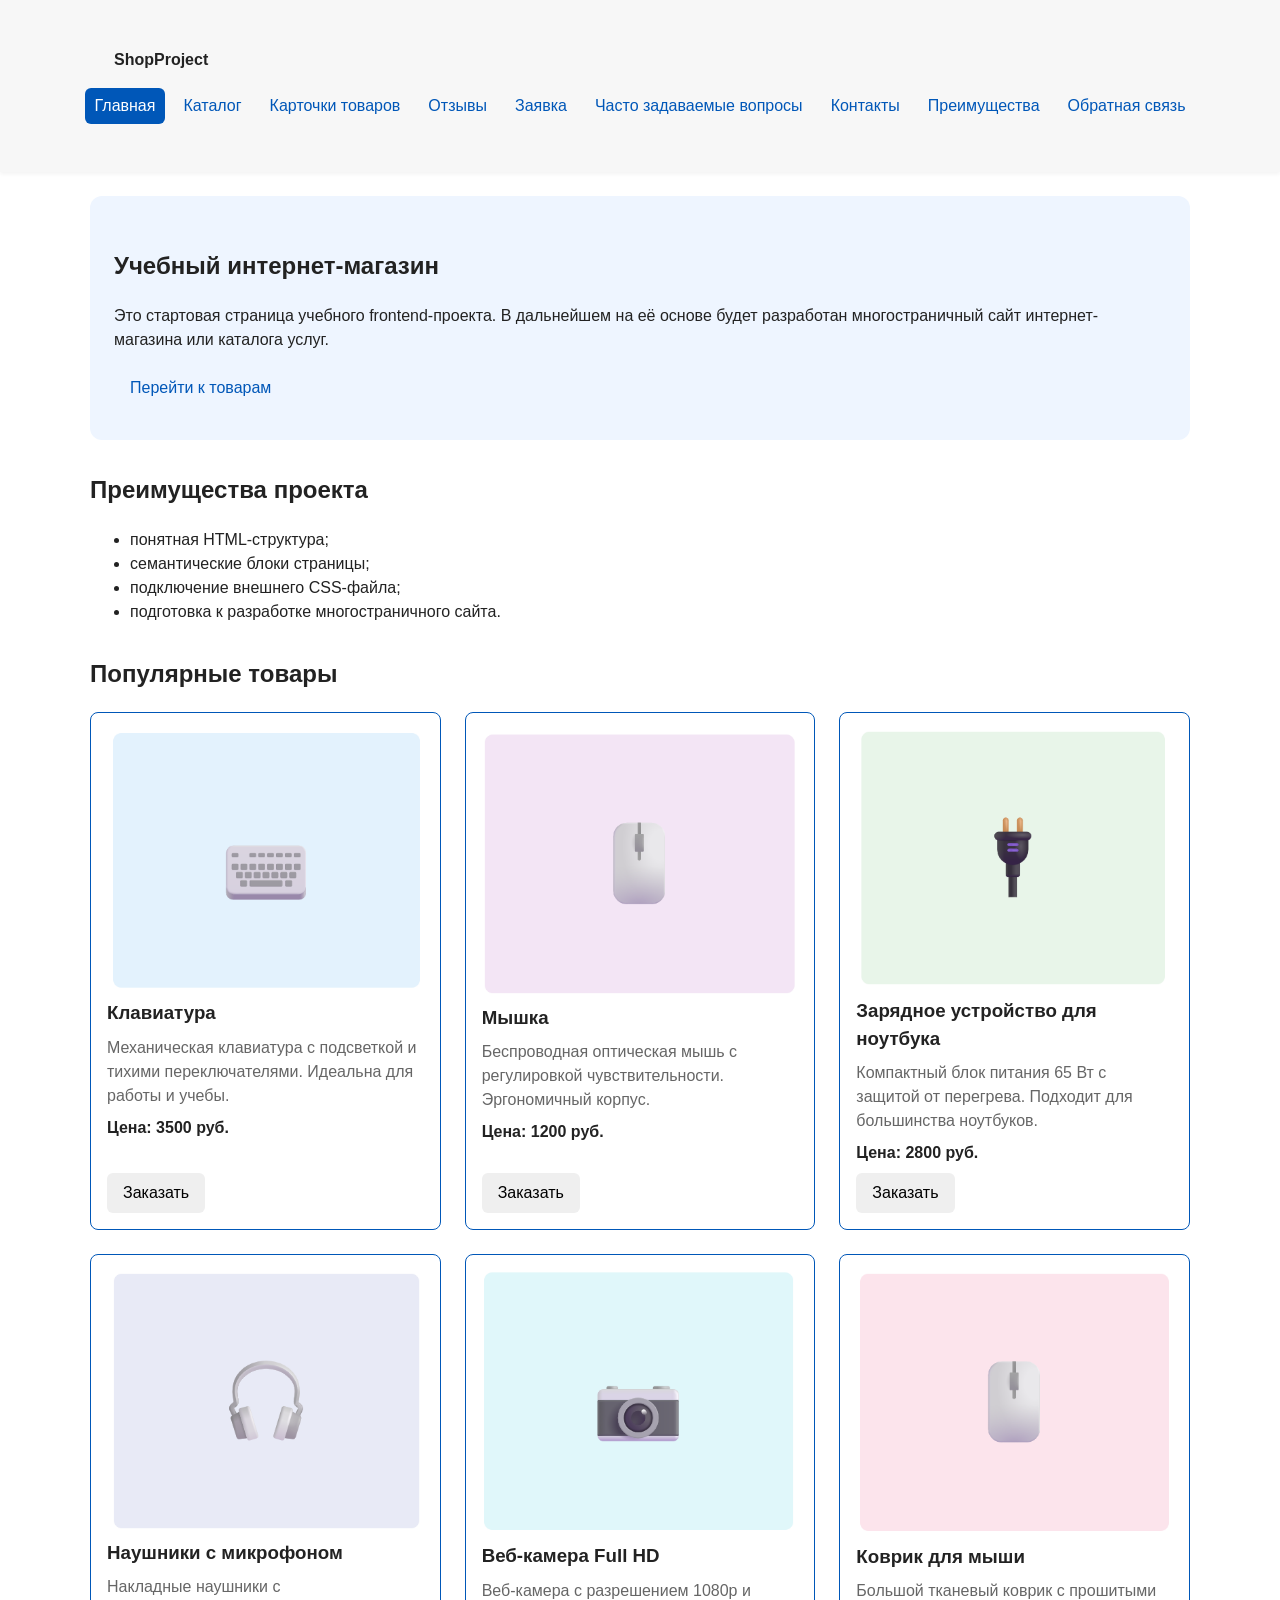
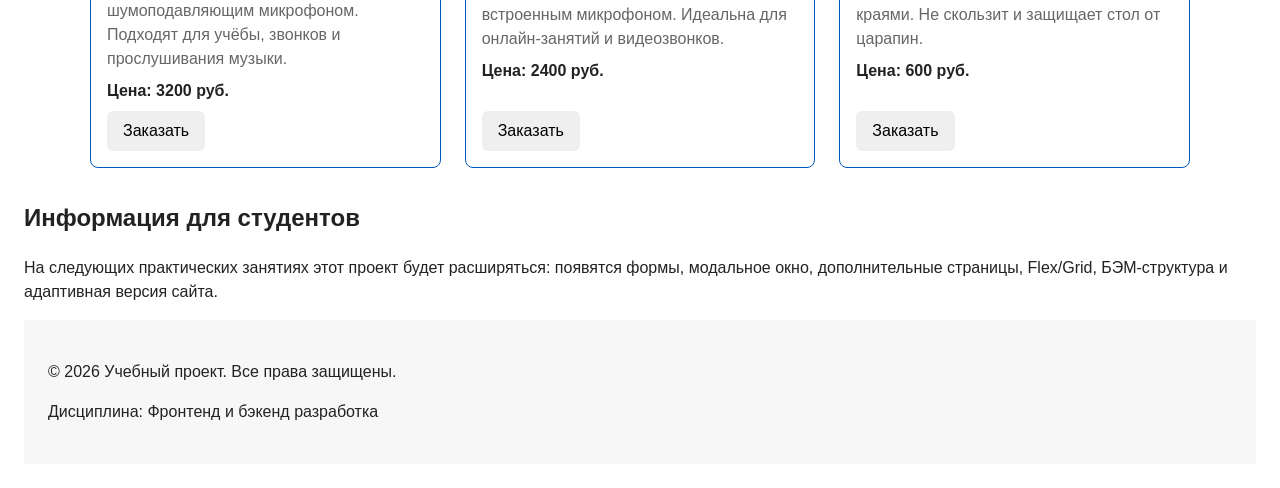
<file: index.html>
<!DOCTYPE html>
<html lang = "ru">
<head>
    <meta charset = "UTF-8">
    <meta name="viewport" content="width=device-width, initial-scale=1.0">
    <meta property="og:type" content="website">
    <meta property="og:title" content="Учебный интернет-магазин">
    <meta property="og:description" content="Учебный frontend-проект интернет-магазина.">
    <meta property="og:image" content="https://amosovakate.github.io/kr2-bootstrap-shop/images/preview.png">
    <title>Учебный интернет-магазин</title> 
    <link rel="stylesheet" href="css/custom.css">
    <script src="js/main.js" defer></script>
</head>
<body>
  <header class="site-header">
    <div class="site-header__inner">
      <a class="site-header__logo" href="index.html">ShopProject</a>

      <nav class="site-nav" aria-label="Основная навигация">
        <ul class="site-nav__list">
          <li class="site-nav__item">
            <a class="site-nav__link site-nav__link--active" href="index.html" aria-current="page">Главная</a>
          </li>
          <li class="site-nav__item">
            <a class="site-nav__link" href="catalog.html">Каталог</a>
          </li>
          <li class="site-nav__item">
              <a class="site-nav__link" href="product.html">Карточки товаров</a>   
          </li>
          <li class="site-nav__item">
              <a class="site-nav__link" href="reviews.html">Отзывы</a>   
          </li>
          <li class="site-nav__item">
              <a class="site-nav__link" href="order.html">Заявка</a> 
          </li> 
          <li class="site-nav__item">
              <a class="site-nav__link" href="questions.html">Часто задаваемые вопросы</a>   
          </li>
          <li class="site-nav__item">
            <a class="site-nav__link" href="contacts.html">Контакты</a>
          </li>
          <li class="site-nav__item">
            <a class="site-nav__link" href="index.html#advantages">Преимущества</a>
          </li>
          <li class="site-nav__item">
            <a class="site-nav__link" href="index.html#contacts">Обратная связь</a>
          </li>
        </ul>
      </nav>
    </div>
  </header>

    <dialog class="order-dialog" id="order-dialog" aria-labelledby="order-dialog-title">
        <h2 class="order-dialog__title" id="order-dialog-title">Оформление заявки</h2>

        <form class="order-form" id="order-form" action="#" method="post" novalidate>
        <input id="selected-product" name="selected-product" type="hidden">

        <div class="order-form__field">
            <label class="order-form__label" for="order-name">Имя</label>
            <input
            class="order-form__input"
            id="order-name"
            name="name"
            type="text"
            placeholder="Введите ваше имя"
            minlength="2"
            autocomplete="given-name"
            required
            >
        </div>

        <div class="order-form__field">
            <label class="order-form__label" for="order-email">E-mail</label>
            <input
            class="order-form__input"
            id="order-email"
            name="email"
            type="email"
            placeholder="example@mail.ru"
            autocomplete="email"
            required
            >
        </div>

        <div class="order-form__field">
            <label class="order-form__label" for="order-phone">Телефон</label>
            <input
            class="order-form__input"
            id="order-phone"
            name="phone"
            type="tel"
            inputmode="tel"
            placeholder="+7 (900) 000-00-00"
            pattern="^\+7 \(\d{3}\) \d{3}-\d{2}-\d{2}$"
            required
            >
            <small class="order-form__hint">Формат: +7 (900) 000-00-00</small>
        </div>

        <div class="order-form__field">
            <label class="order-form__label" for="order-date">Дата связи</label>
            <input
            class="order-form__input"
            id="order-date"
            name="date"
            type="date"
            >
        </div>

        <div class="order-form__field">
            <label class="order-form__label" for="topic">Товар</label>
            <select class="order-form__select" id="topic" name="topic">
            <option value="" disabled selected>Выберите товар</option>
            <option value="order">Клавиатура</option>
            <option value="consult">Мышка</option>
            <option value="support">Зарядное устройство</option>
            <option value="support">Наушники</option>
            <option value="support">Веб-камера</option>
            <option value="support">Коврик для мыши</option>
            </select>
        </div>

        <div class="order-form__field">
            <label class="order-form__label" for="order-comment">Комментарий</label>
            <textarea
            class="order-form__textarea"
            id="order-comment"
            name="comment"
            rows="4"
            placeholder="Укажите дополнительную информацию"
            ></textarea>
        </div>

        <div class="order-form__field order-form__field--checkbox">
            <label class="order-form__label">
            <input
                class="order-form__checkbox"
                id="order-agreement"
                name="agreement"
                type="checkbox"
                required
            >
            Я согласен на обработку данных
            </label>
        </div>


        <div class="order-form__actions">
            <button class="button button--primary" type="submit">
            Отправить заявку

        <button class="button button--secondary" type="button" id="close-order-dialog">
        Закрыть
        </button>
        </div>
        </form>
    </dialog>

    <p class="success-message" id="success-message" hidden>
    Форма успешно отправлена!
    </p>


    <main>
        <!-- Основное содержимое страницы -->
        <section class="hero">
            <h1>Учебный интернет-магазин</h1>
            <p>
                Это стартовая страница учебного frontend-проекта.
                В дальнейшем на её основе будет разработан многостраничный сайт
                интернет-магазина или каталога услуг.
            </p>
            <a class="button" href="#popular">Перейти к товарам</a>
        </section>

        <section class="section" id="advantages">
            <h2>Преимущества проекта</h2>

            <ul class="advantages-list">
                <li>понятная HTML-структура;</li>
                <li>семантические блоки страницы;</li>
                <li>подключение внешнего CSS-файла;</li>
                <li>подготовка к разработке многостраничного сайта.</li>
            </ul>

        </section>
    <section class="section" id="popular">
    <h2>Популярные товары</h2>

    <div class="products-grid">
        
        <!-- Товар 1: Клавиатура -->
        <article class="product-card product-card--featured">
        <div class="product-card__image-wrapper" style="background-color: #e3f2fd;">
            <img src="images/pic1.png" alt="Клавиатура" class="product-card__image">
        </div>
        <h3 class="product-card__title">Клавиатура</h3>
        <p class="product-card__description">Механическая клавиатура с подсветкой и тихими переключателями. Идеальна для работы и учебы.</p>
        <p class="product-card__price">Цена: 3500 руб.</p>
        <button class="button product-card__button" type="button" data-product="Клавиатура">
            Заказать
        </button>
        </article>

        <!-- Товар 2: Мышка -->
        <article class="product-card product-card--featured">
        <div class="product-card__image-wrapper" style="background-color: #f3e5f5;">
            <img src="images/pic2.png" alt="Мышка" class="product-card__image">
        </div>
        <h3 class="product-card__title">Мышка</h3>
        <p class="product-card__description">Беспроводная оптическая мышь с регулировкой чувствительности. Эргономичный корпус.</p>
        <p class="product-card__price">Цена: 1200 руб.</p>
        <button class="button product-card__button" type="button" data-product="Мышка">
            Заказать
        </button>
        </article>

        <!-- Товар 3: Зарядное устройство -->
        <article class="product-card product-card--featured">
        <div class="product-card__image-wrapper" style="background-color: #e8f5e9;">
            <img src="images/pic3.png" alt="Зарядное устройство" class="product-card__image">
        </div>
        <h3 class="product-card__title">Зарядное устройство для ноутбука</h3>
        <p class="product-card__description">Компактный блок питания 65 Вт с защитой от перегрева. Подходит для большинства ноутбуков.</p>
        <p class="product-card__price">Цена: 2800 руб.</p>
        <button class="button product-card__button" type="button" data-product="Зарядное устройство">
            Заказать
        </button>
        </article>

        <!-- Товар 4: Наушники -->
        <article class="product-card product-card--featured">
        <div class="product-card__image-wrapper" style="background-color: #e8eaf6;">
            <img src="images/pic4.png" alt="Наушники" class="product-card__image">
        </div>
        <h3 class="product-card__title">Наушники с микрофоном</h3>
        <p class="product-card__description">Накладные наушники с шумоподавляющим микрофоном. Подходят для учёбы, звонков и прослушивания музыки.</p>
        <p class="product-card__price">Цена: 3200 руб.</p>
        <button class="button product-card__button" type="button" data-product="Наушники">
            Заказать
        </button>
        </article>

        <!-- Товар 5: Веб-камера -->
        <article class="product-card product-card--featured">
        <div class="product-card__image-wrapper" style="background-color: #e0f7fa;">
            <img src="images/pic5.png" alt="Веб-камера" class="product-card__image">
        </div>
        <h3 class="product-card__title">Веб-камера Full HD</h3>
        <p class="product-card__description">Веб-камера с разрешением 1080p и встроенным микрофоном. Идеальна для онлайн-занятий и видеозвонков.</p>
        <p class="product-card__price">Цена: 2400 руб.</p>
        <button class="button product-card__button" type="button" data-product="Веб-камера">
            Заказать
        </button>
        </article>

        <!-- Товар 6: Коврик для мыши -->
        <article class="product-card product-card--featured">
        <div class="product-card__image-wrapper" style="background-color: #fce4ec;">
            <img src="images/pic6.png" alt="Коврик для мыши" class="product-card__image">
        </div>
        <h3 class="product-card__title">Коврик для мыши</h3>
        <p class="product-card__description">Большой тканевый коврик с прошитыми краями. Не скользит и защищает стол от царапин.</p>
        <p class="product-card__price">Цена: 600 руб.</p>
        <button class="button product-card__button" type="button" data-product="Коврик для мыши">
            Заказать
        </button>
        </article>

    </div>
    </section>



        <aside class="aside-info">
            <h2>Информация для студентов</h2>
            <p>
                На следующих практических занятиях этот проект будет расширяться:
                появятся формы, модальное окно, дополнительные страницы, Flex/Grid,
                БЭМ-структура и адаптивная версия сайта.
            </p>
        </aside>

        <footer id="contacts">
            <p>&copy; 2026 Учебный проект. Все права защищены.</p>
            <p>Дисциплина: Фронтенд и бэкенд разработка</p>
        </footer>

    </main>

    <button class="scroll-top" type="button" aria-label="Наверх">↑</button>
    <script src="js/scroll-top.js"></script>
</body>
</html>
</file>
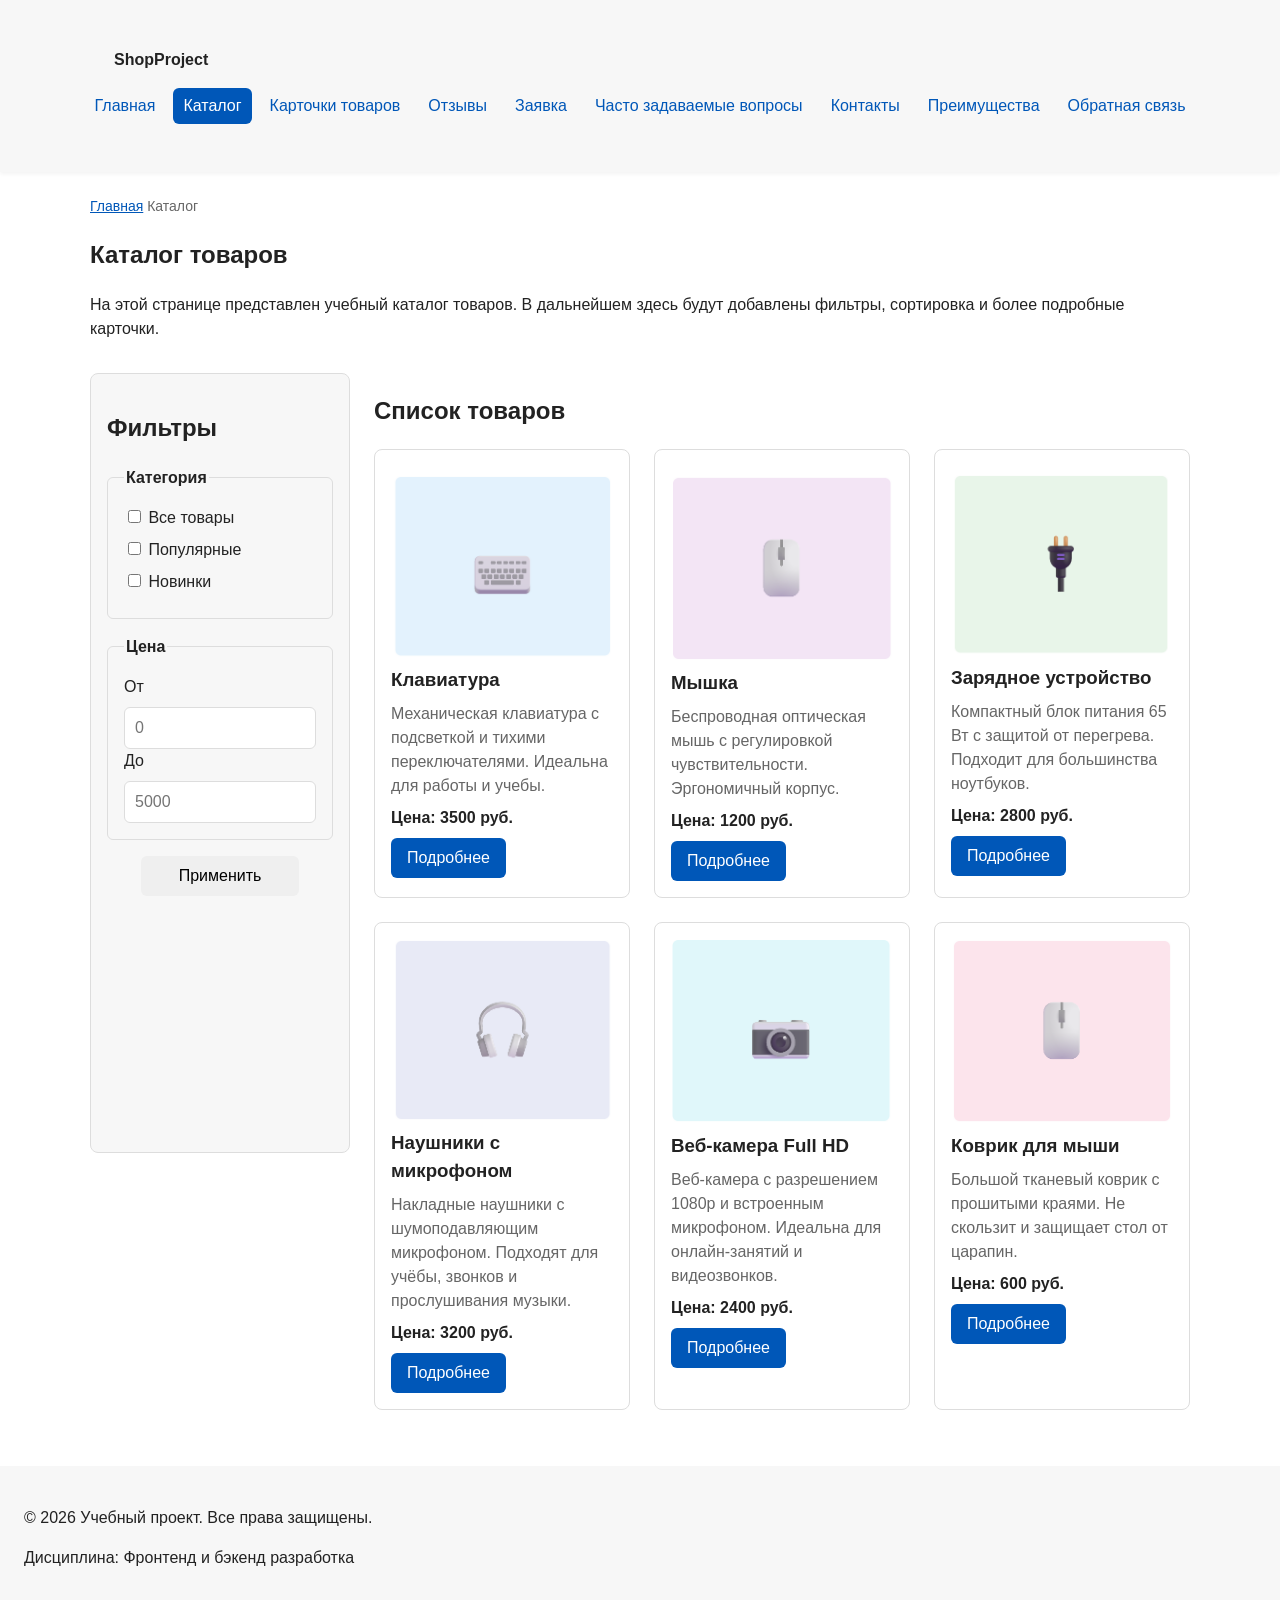
<file: catalog.html>
<!DOCTYPE html>
<html lang="ru">
<head>
  <meta charset="UTF-8">
  <meta name="viewport" content="width=device-width, initial-scale=1.0">
  <meta name="description" content="Каталог товаров учебного интернет-магазина.">
  <meta property="og:type" content="website">
  <meta property="og:title" content="Учебный интернет-магазин">
  <meta property="og:description" content="Учебный frontend-проект интернет-магазина.">
  <meta property="og:image" content="https://amosovakate.github.io/kr2-bootstrap-shop/images/preview.png">

  <title>Каталог товаров — Учебный интернет-магазин</title>
  <link rel="stylesheet" href="css/custom.css">
</head>
<body>
  <header class="site-header">
    <div class="site-header__inner">
      <a class="site-header__logo" href="index.html">ShopProject</a>

      <nav class="site-nav" aria-label="Основная навигация">
        <ul class="site-nav__list">
          <li class="site-nav__item">
            <a class="site-nav__link" href="index.html">Главная</a>
          </li>
          <li class="site-nav__item">
            <a class="site-nav__link site-nav__link--active" href="catalog.html" aria-current="page">Каталог</a>
          </li>
          <li class="site-nav__item">
              <a class="site-nav__link" href="product.html">Карточки товаров</a>   
          </li>
          <li class="site-nav__item">
              <a class="site-nav__link" href="reviews.html">Отзывы</a>   
          </li>
          <li class="site-nav__item">
              <a class="site-nav__link" href="order.html">Заявка</a> 
          </li> 
          <li class="site-nav__item">
              <a class="site-nav__link" href="questions.html">Часто задаваемые вопросы</a>   
          </li>
          <li class="site-nav__item">
            <a class="site-nav__link" href="contacts.html">Контакты</a>
          </li>
          <li class="site-nav__item">
            <a class="site-nav__link" href="index.html#advantages">Преимущества</a>
          </li>
          <li class="site-nav__item">
            <a class="site-nav__link" href="index.html#contacts">Обратная связь</a>
          </li>
        </ul>
      </nav>
    </div>
  </header>

  <main>
    <nav class="breadcrumbs" aria-label="Хлебные крошки">
      <a href="index.html">Главная</a>
      <span>Каталог</span>
    </nav>

    <section class="section">
      <h1>Каталог товаров</h1>
      <p>
        На этой странице представлен учебный каталог товаров.
        В дальнейшем здесь будут добавлены фильтры, сортировка и более
        подробные карточки.
      </p>
    </section>

    <section class="catalog-layout">
        <aside class="catalog-filters">
            <h2>Фильтры</h2>

            <form class="filters-form" action="#" method="get">
            <fieldset>
                <legend>Категория</legend>

                <label>
                <input type="checkbox" name="category" value="all">
                Все товары
                </label>

                <label>
                <input type="checkbox" name="category" value="popular">
                Популярные
                </label>

                <label>
                <input type="checkbox" name="category" value="new">
                Новинки
                </label>
            </fieldset>

            <fieldset>
                <legend>Цена</legend>

                <label for="price-from">От</label>
                <input id="price-from" name="price-from" type="number" min="0" placeholder="0">

                <label for="price-to">До</label>
                <input id="price-to" name="price-to" type="number" min="0" placeholder="5000">
            </fieldset>

            <button class="button" type="submit">Применить</button>
            </form>
        </aside>

        <section class="catalog-products">
          <h2>Список товаров</h2>

          <div class="products-grid">
            
            <!-- Товар 1: Клавиатура -->
            <article class="product-card">
              <span class="product-card__badge product-card__badge--new"></span>
              <img src="images/pic1.png" alt="Описание" class="product-card__image">
              <h3 class="product-card__title">Клавиатура</h3>
              <p class="product-card__description">Механическая клавиатура с подсветкой и тихими переключателями. Идеальна для работы и учебы.</p>
              <p class="product-card__price">Цена: 3500 руб.</p>
              <div class="product-card__actions">
                <a class="button button--primary product-card__link" href="product.html">Подробнее</a>
              </div>
            </article>

            <!-- Товар 2: Мышка -->
            <article class="product-card">
              <span class="product-card__badge product-card__badge--new"></span>
              <img src="images/pic2.png" alt="Описание" class="product-card__image">
              <h3 class="product-card__title">Мышка</h3>
              <p class="product-card__description">Беспроводная оптическая мышь с регулировкой чувствительности. Эргономичный корпус.</p>
              <p class="product-card__price">Цена: 1200 руб.</p>
              <div class="product-card__actions">
                <a class="button button--primary product-card__link" href="product.html">Подробнее</a>
              </div>
            </article>

            <!-- Товар 3: Зарядное устройство -->
            <article class="product-card">
              <span class="product-card__badge product-card__badge--new"></span>
              <img src="images/pic3.png" alt="Описание" class="product-card__image">
              <h3 class="product-card__title">Зарядное устройство</h3>
              <p class="product-card__description">Компактный блок питания 65 Вт с защитой от перегрева. Подходит для большинства ноутбуков.</p>
              <p class="product-card__price">Цена: 2800 руб.</p>
              <div class="product-card__actions">
                <a class="button button--primary product-card__link" href="product.html">Подробнее</a>
              </div>
            </article>

            <!-- Товар: Наушники -->
            <article class="product-card">
              <div class="product-card__image-wrapper" style="background-color: #e8eaf6;">
                <img src="images/pic4.png" alt="Наушники" class="product-card__image">
              </div>
              <h3 class="product-card__title">Наушники с микрофоном</h3>
              <p class="product-card__description">Накладные наушники с шумоподавляющим микрофоном. Подходят для учёбы, звонков и прослушивания музыки.</p>
              <p class="product-card__price">Цена: 3200 руб.</p>
              <div class="product-card__actions">
                <a class="button button--primary product-card__link" href="product.html">Подробнее</a>
              </div>
            </article>

            <!-- Товар: Веб-камера -->
            <article class="product-card">
              <div class="product-card__image-wrapper" style="background-color: #e0f7fa;">
                <img src="images/pic5.png" alt="Веб-камера" class="product-card__image">
              </div>
              <h3 class="product-card__title">Веб-камера Full HD</h3>
              <p class="product-card__description">Веб-камера с разрешением 1080p и встроенным микрофоном. Идеальна для онлайн-занятий и видеозвонков.</p>
              <p class="product-card__price">Цена: 2400 руб.</p>
              <div class="product-card__actions">
                <a class="button button--primary product-card__link" href="product.html">Подробнее</a>
              </div>
            </article>

            <!-- Товар: Коврик для мыши -->
            <article class="product-card">
              <div class="product-card__image-wrapper" style="background-color: #fce4ec;">
                <img src="images/pic6.png" alt="Коврик для мыши" class="product-card__image">
              </div>
              <h3 class="product-card__title">Коврик для мыши</h3>
              <p class="product-card__description">Большой тканевый коврик с прошитыми краями. Не скользит и защищает стол от царапин.</p>
              <p class="product-card__price">Цена: 600 руб.</p>
              <div class="product-card__actions">
                <a class="button button--primary product-card__link" href="product.html">Подробнее</a>
              </div>
            </article>

          </div>
        </section>

    
  </main>

  <footer>
    <p>&copy; 2026 Учебный проект. Все права защищены.</p>
    <p>Дисциплина: Фронтенд и бэкенд разработка</p>
  </footer>
    <button class="scroll-top" type="button" aria-label="Наверх">↑</button>
    <script src="js/scroll-top.js"></script>
</body>
</html>
</file>
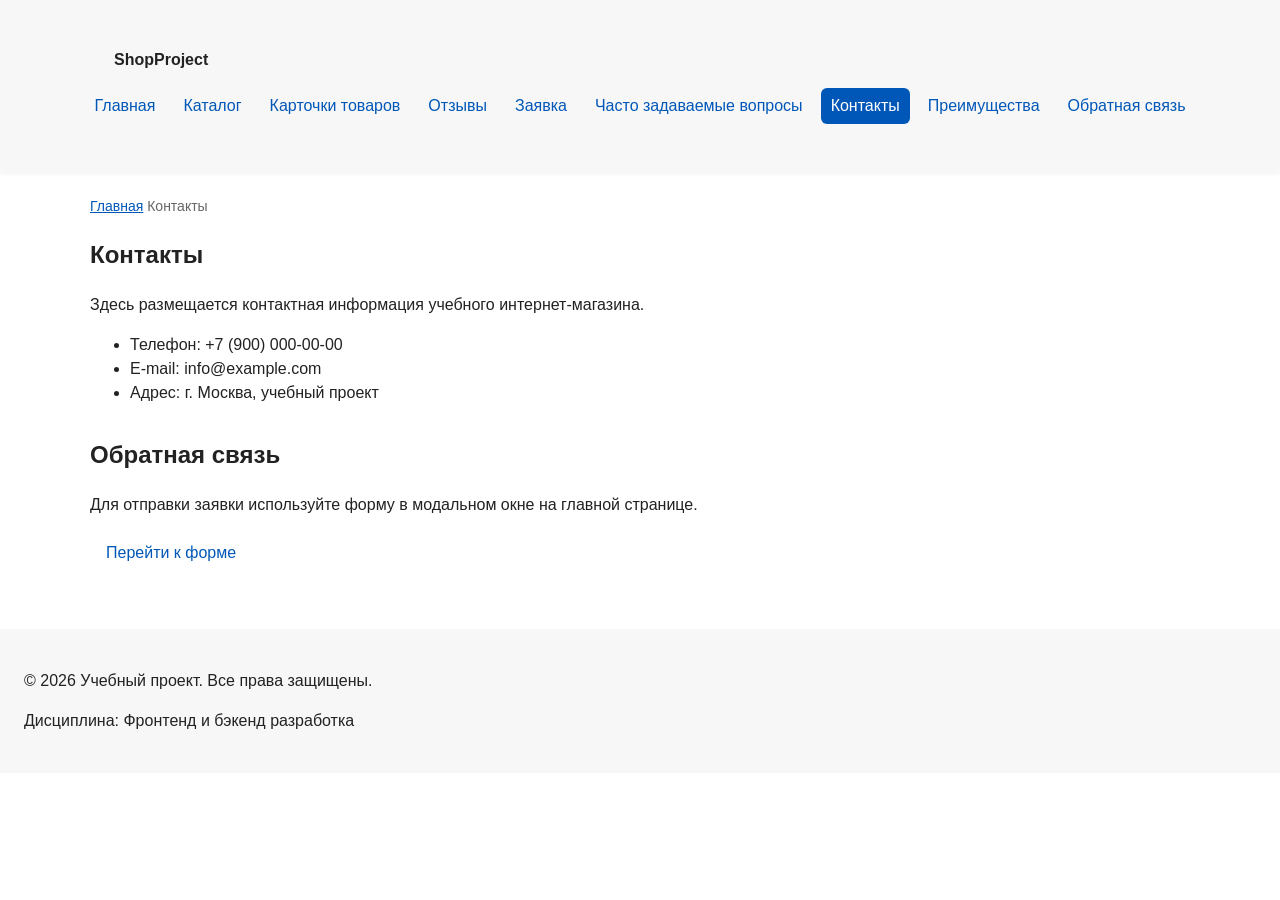
<file: contacts.html>
<!DOCTYPE html>
<html lang="ru">
<head>
  <meta charset="UTF-8">
  <meta name="viewport" content="width=device-width, initial-scale=1.0">
  <meta name="description" content="Контактная информация учебного интернет-магазина.">
  <meta property="og:type" content="website">
  <meta property="og:title" content="Учебный интернет-магазин">
  <meta property="og:description" content="Учебный frontend-проект интернет-магазина.">
  <meta property="og:image" content="https://amosovakate.github.io/kr2-bootstrap-shop/images/preview.png">
  <title>Контакты — Учебный интернет-магазин</title>
  <link rel="stylesheet" href="css/custom.css">
</head>
<body>
  <header class="site-header">
    <div class="site-header__inner">
      <a class="site-header__logo" href="index.html">ShopProject</a>

      <nav class="site-nav" aria-label="Основная навигация">
        <ul class="site-nav__list">
          <li class="site-nav__item">
            <a class="site-nav__link" href="index.html">Главная</a>
          </li>
          <li class="site-nav__item">
            <a class="site-nav__link" href="catalog.html">Каталог</a>
          </li>
          <li class="site-nav__item">
              <a class="site-nav__link" href="product.html">Карточки товаров</a>   
          </li>
          <li class="site-nav__item">
              <a class="site-nav__link" href="reviews.html">Отзывы</a>   
          </li>
          <li class="site-nav__item">
              <a class="site-nav__link" href="order.html">Заявка</a> 
          </li> 
          <li class="site-nav__item">
              <a class="site-nav__link" href="questions.html">Часто задаваемые вопросы</a>   
          </li>
          <li class="site-nav__item">
            <a class="site-nav__link  site-nav__link--active" href="contacts.html" aria-current="page">Контакты</a>
          </li>
          <li class="site-nav__item">
            <a class="site-nav__link" href="index.html#advantages">Преимущества</a>
          </li>
          <li class="site-nav__item">
            <a class="site-nav__link" href="index.html#contacts">Обратная связь</a>
          </li>
        </ul>
      </nav>
    </div>
  </header>

  <main>
    <nav class="breadcrumbs" aria-label="Хлебные крошки">
      <a href="index.html">Главная</a>
      <span>Контакты</span>
    </nav>

    <section class="section">
      <h1>Контакты</h1>
      <p>
        Здесь размещается контактная информация учебного интернет-магазина.
      </p>

      <ul>
        <li>Телефон: +7 (900) 000-00-00</li>
        <li>E-mail: info@example.com</li>
        <li>Адрес: г. Москва, учебный проект</li>
      </ul>
    </section>

    <section class="section" id="feedback">
      <h2>Обратная связь</h2>
      <p>
        Для отправки заявки используйте форму в модальном окне на главной странице.
      </p>
      <a class="button" href="index.html#contacts">Перейти к форме</a>
    </section>
  </main>

  <footer>
    <p>&copy; 2026 Учебный проект. Все права защищены.</p>
    <p>Дисциплина: Фронтенд и бэкенд разработка</p>
  </footer>
  <button class="scroll-top" type="button" aria-label="Наверх">↑</button>
  <script src="js/scroll-top.js"></script>
</body>
</html>
</file>
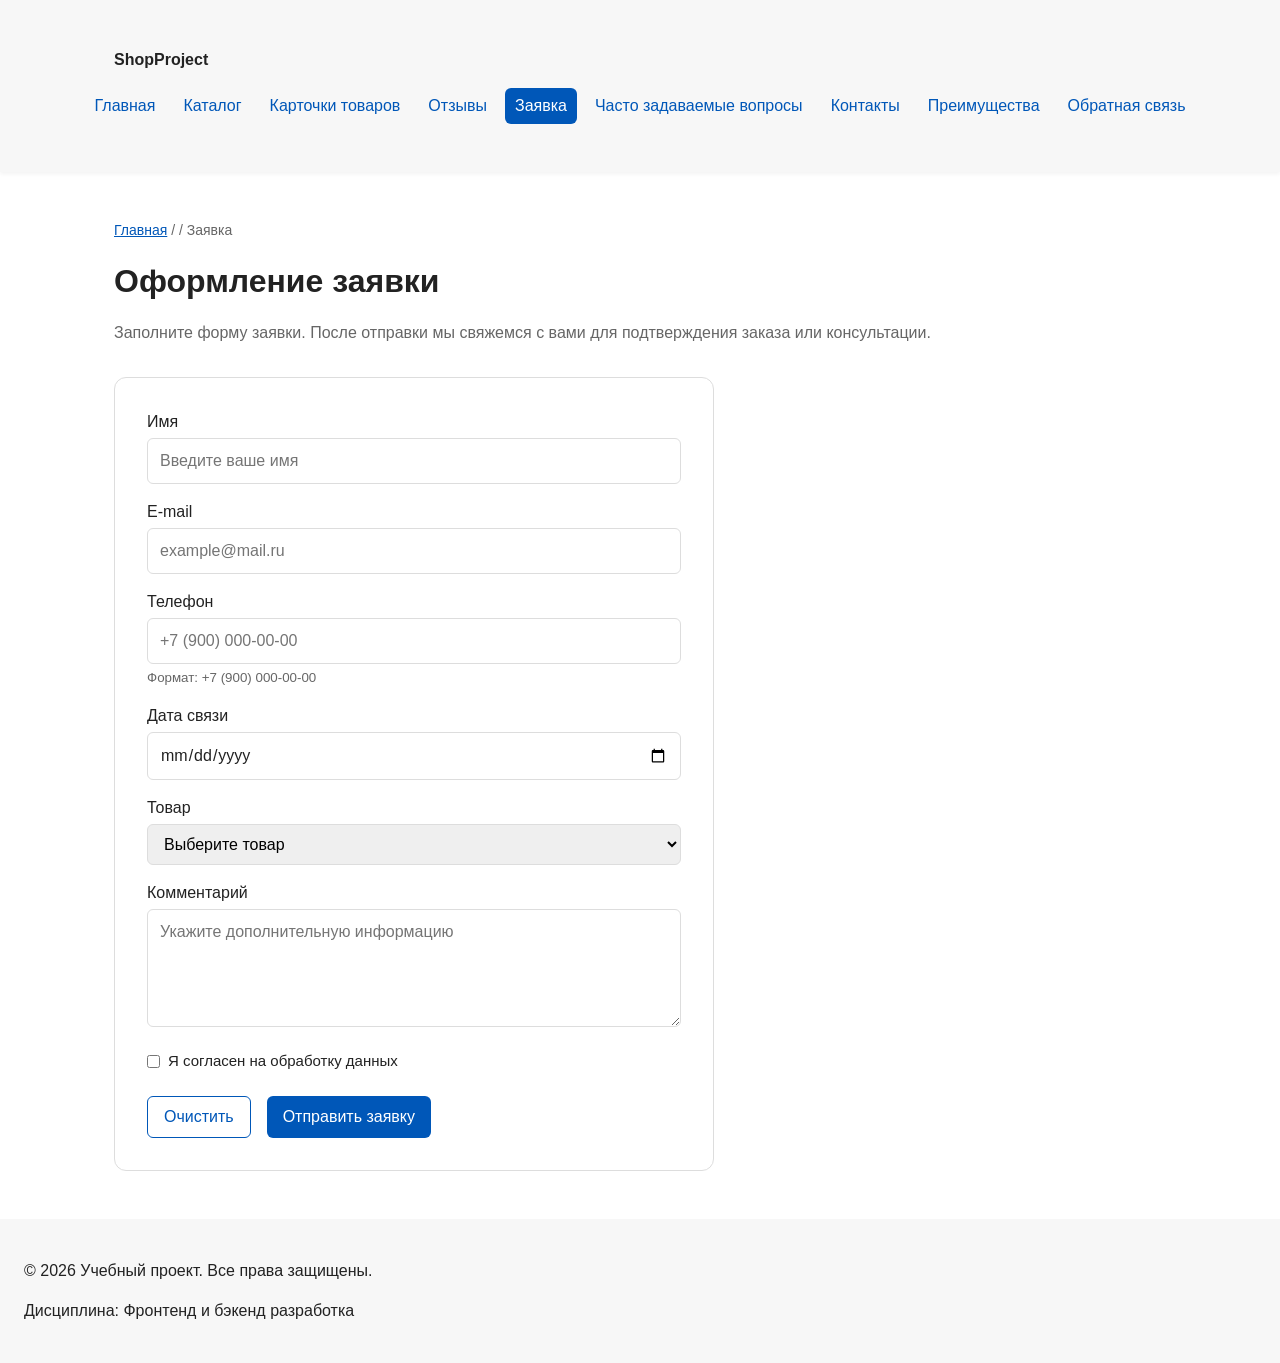
<file: order.html>
<!DOCTYPE html>
<html lang = "ru">
<head>
    <meta charset = "UTF-8">
    <meta name="viewport" content="width=device-width, initial-scale=1.0">
    <meta property="og:type" content="website">
    <meta property="og:title" content="Учебный интернет-магазин">
    <meta property="og:description" content="Учебный frontend-проект интернет-магазина.">
    <meta property="og:image" content="https://amosovakate.github.io/kr2-bootstrap-shop/images/preview.png">
    <title>Учебный интернет-магазин</title> 
    <link rel="stylesheet" href="css/custom.css">
    <script src="js/main.js" defer></script>
</head>
<body>
  <header class="site-header">
    <div class="site-header__inner">
      <a class="site-header__logo" href="index.html">ShopProject</a>

      <nav class="site-nav" aria-label="Основная навигация">
        <ul class="site-nav__list">
          <li class="site-nav__item">
            <a class="site-nav__link" href="index.html">Главная</a>
          </li>
          <li class="site-nav__item">
            <a class="site-nav__link" href="catalog.html">Каталог</a>
          </li>
          <li class="site-nav__item">
              <a class="site-nav__link" href="product.html">Карточки товаров</a>   
          </li>
          <li class="site-nav__item">
              <a class="site-nav__link" href="reviews.html">Отзывы</a>   
          </li>
          <li class="site-nav__item">
              <a class="site-nav__link site-nav__link--active" href="order.html" aria-current="page">Заявка</a> 
          </li> 
          <li class="site-nav__item">
              <a class="site-nav__link" href="questions.html">Часто задаваемые вопросы</a>   
          </li>
          <li class="site-nav__item">
            <a class="site-nav__link" href="contacts.html">Контакты</a>
          </li>
          <li class="site-nav__item">
            <a class="site-nav__link" href="index.html#advantages">Преимущества</a>
          </li>
          <li class="site-nav__item">
            <a class="site-nav__link" href="index.html#contacts">Обратная связь</a>
          </li>
        </ul>
      </nav>
    </div>
  </header>
<main>
  <div class="container">
    
    <!-- Хлебные крошки -->
    <nav class="breadcrumbs">
      <a href="#" class="breadcrumbs__link">Главная</a> / 
      <span class="breadcrumbs__current">Заявка</span>
    </nav>

    <!-- Заголовок -->
    <h1 class="page-title">Оформление заявки</h1>
    <p class="page-subtitle">Заполните форму заявки. После отправки мы свяжемся с вами для подтверждения заказа или консультации.</p>

    <!-- Форма -->
    <form class="order-form" action="#" method="POST">
      
      <!-- Поле: Имя -->
      <div class="order-form__field">
        <label class="order-form__label" for="name">Имя</label>
        <input class="order-form__input" type="text" id="name" name="name" placeholder="Введите ваше имя" required>
      </div>

      <!-- Поле: Email -->
      <div class="order-form__field">
        <label class="order-form__label" for="email">E-mail</label>
        <input class="order-form__input" type="email" id="email" name="email" placeholder="example@mail.ru" required>
      </div>

      <!-- Поле: Телефон -->
      <div class="order-form__field">
        <label class="order-form__label" for="phone">Телефон</label>
        <input class="order-form__input" type="tel" id="phone" name="phone" placeholder="+7 (900) 000-00-00">
        <small class="order-form__hint">Формат: +7 (900) 000-00-00</small>
      </div>

      <!-- Поле: Дата связи -->
      <div class="order-form__field">
        <label class="order-form__label" for="date">Дата связи</label>
        <input class="order-form__input" type="date" id="date" name="date">
      </div>

      <!-- Поле: Тема (Select) -->
      <div class="order-form__field">
        <label class="order-form__label" for="topic">Товар</label>
        <select class="order-form__select" id="topic" name="topic">
          <option value="" disabled selected>Выберите товар</option>
          <option value="order">Клавиатура</option>
          <option value="consult">Мышка</option>
          <option value="support">Зарядное устройство</option>
          <option value="support">Наушники</option>
          <option value="support">Веб-камера</option>
          <option value="support">Коврик для мыши</option>
        </select>
      </div>

      <!-- Поле: Комментарий -->
      <div class="order-form__field">
        <label class="order-form__label" for="comment">Комментарий</label>
        <textarea class="order-form__textarea" id="comment" name="comment" rows="4" placeholder="Укажите дополнительную информацию"></textarea>
      </div>

      <!-- Чекбокс согласия -->
      <div class="order-form__field order-form__field--checkbox">
        <label class="order-form__checkbox-label">
          <input class="order-form__checkbox" type="checkbox" name="agreement" required>
          Я согласен на обработку данных
        </label>
      </div>

      <!-- Кнопки -->
      <div class="order-form__actions">
        <button type="reset" class="button button--secondary">Очистить</button>
        <button type="submit" class="button button--primary">Отправить заявку</button>
      </div>

    </form>

  </div>
</main>
   


  
        <footer id="contacts">
            <p>&copy; 2026 Учебный проект. Все права защищены.</p>
            <p>Дисциплина: Фронтенд и бэкенд разработка</p>
        </footer>

    </main>

    <button class="scroll-top" type="button" aria-label="Наверх">↑</button>
    <script src="js/scroll-top.js"></script>
</body>
</html>
</file>
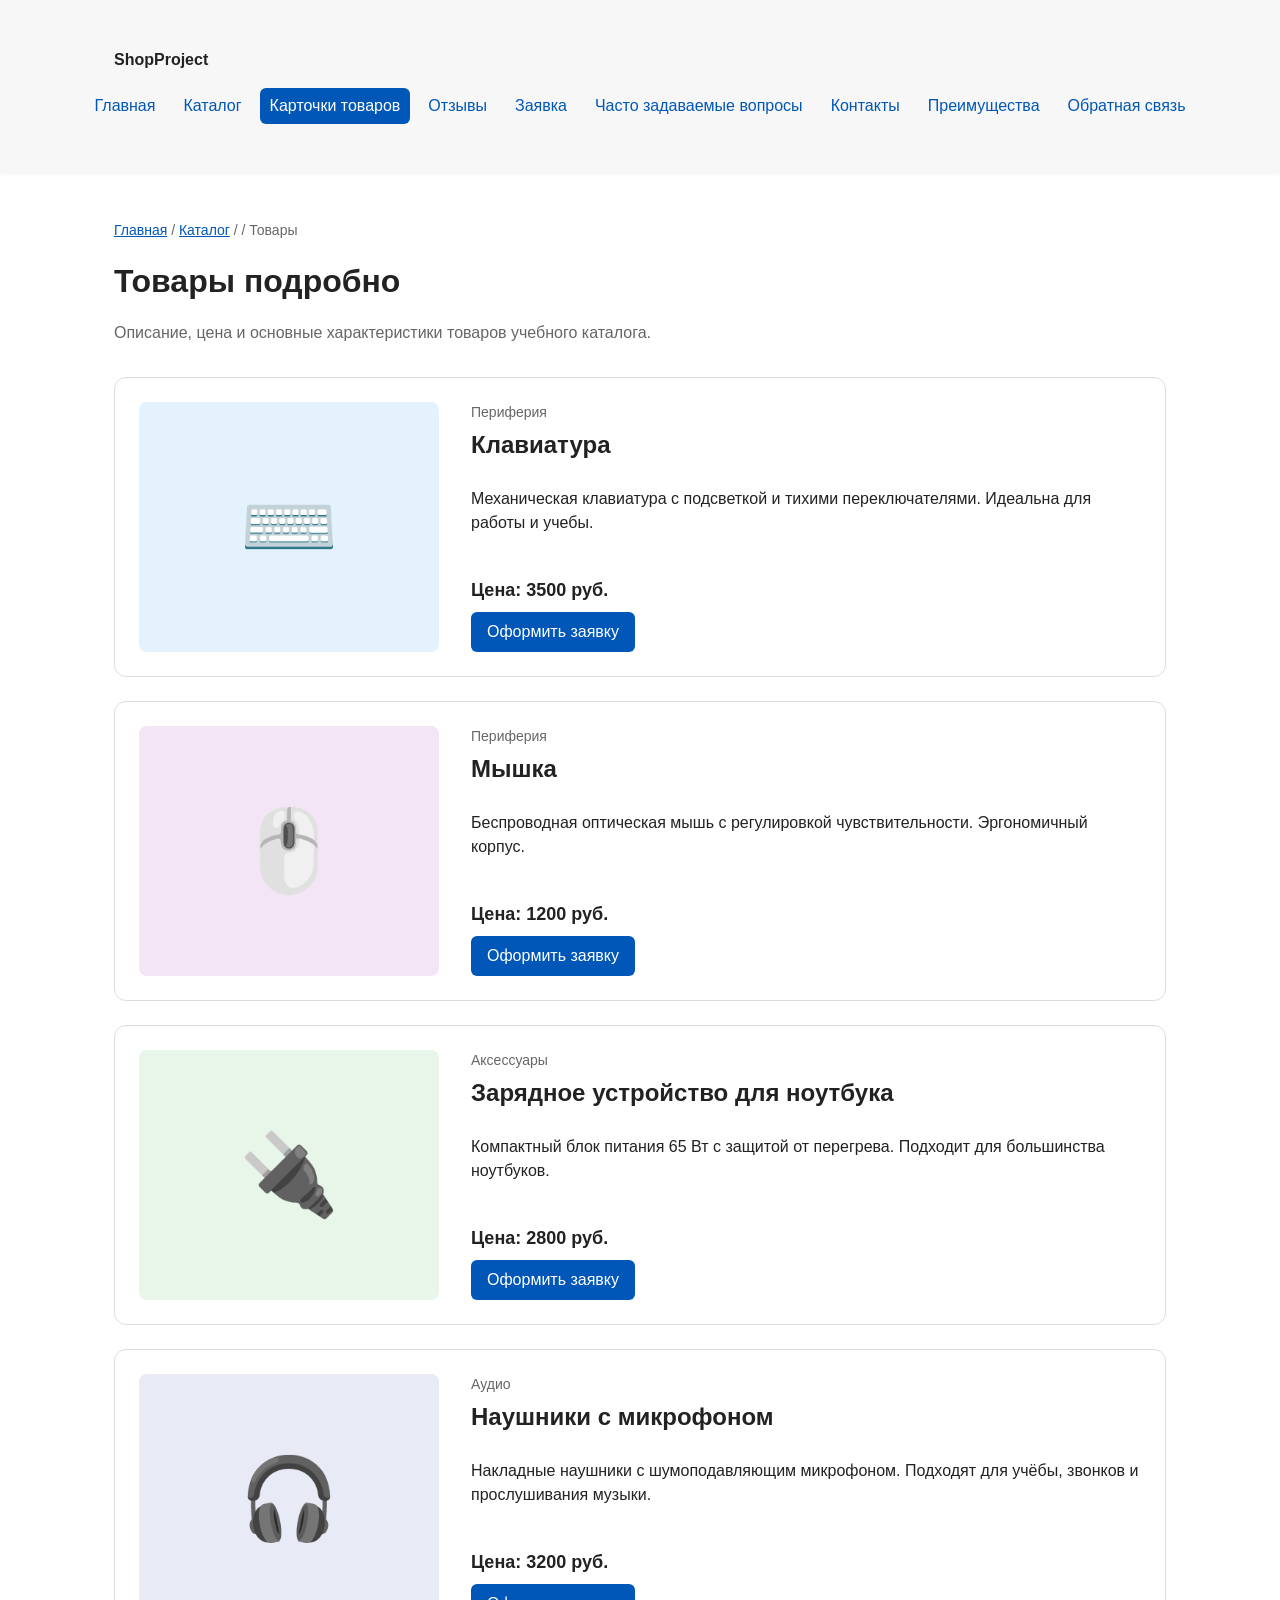
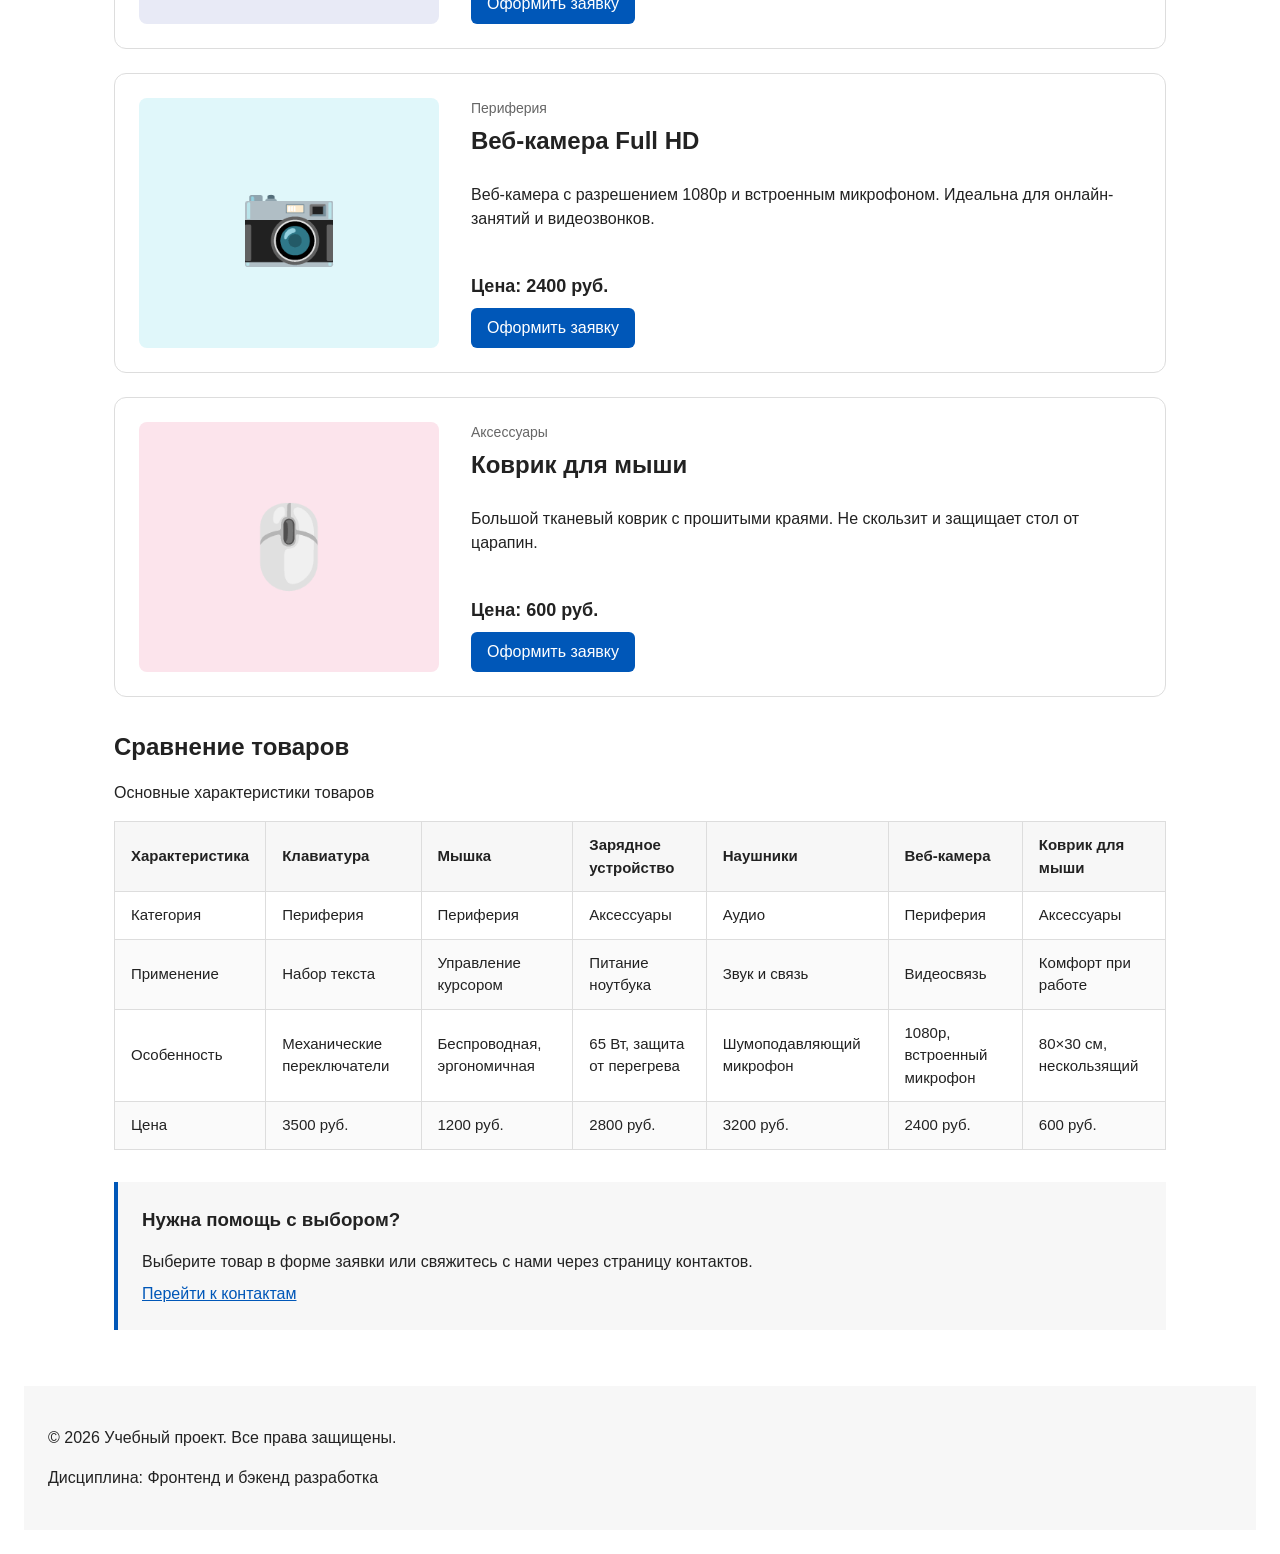
<file: product.html>
<!DOCTYPE html>
<html lang = "ru">
<head>
    <meta charset = "UTF-8">
    <meta name="viewport" content="width=device-width, initial-scale=1.0">
    <meta property="og:type" content="website">
    <meta property="og:title" content="Учебный интернет-магазин">
    <meta property="og:description" content="Учебный frontend-проект интернет-магазина.">
    <meta property="og:image" content="https://amosovakate.github.io/kr2-bootstrap-shop/images/preview.png">
    <title>Учебный интернет-магазин</title> 
    <link rel="stylesheet" href="css/custom.css">
    <script src="js/main.js" defer></script>
</head>
<body>
  <header class="site-header">
    <div class="site-header__inner">
      <a class="site-header__logo" href="index.html">ShopProject</a>

      <nav class="site-nav" aria-label="Основная навигация">
        <ul class="site-nav__list">
          <li class="site-nav__item">
            <a class="site-nav__link" href="index.html">Главная</a>
          </li>
          <li class="site-nav__item">
            <a class="site-nav__link " href="catalog.html" >Каталог</a>
          </li>
          <li class="site-nav__item">
              <a class="site-nav__link site-nav__link--active" href="product.html" aria-current="page">Карточки товаров</a>   
          </li>
          <li class="site-nav__item">
              <a class="site-nav__link" href="reviews.html">Отзывы</a>   
          </li>
          <li class="site-nav__item">
              <a class="site-nav__link" href="order.html">Заявка</a> 
          </li>
          <li class="site-nav__item">
              <a class="site-nav__link" href="questions.html">Часто задаваемые вопросы</a>   
          </li>
          <li class="site-nav__item">
            <a class="site-nav__link" href="contacts.html">Контакты</a>
          </li>
          <li class="site-nav__item">
            <a class="site-nav__link" href="index.html#advantages">Преимущества</a>
          </li>
          <li class="site-nav__item">
            <a class="site-nav__link" href="index.html#contacts">Обратная связь</a>
          </li>
        </ul>
      </nav>
    </div>
  </header>
<main>
    <main class="container">
  
  <!-- Хлебные крошки -->
  <nav class="breadcrumbs">
    <a href="#" class="breadcrumbs__link">Главная</a> / 
    <a href="#" class="breadcrumbs__link">Каталог</a> / 
    <span class="breadcrumbs__current">Товары</span>
  </nav>

  <!-- Заголовок страницы -->
  <h1 class="page-title">Товары подробно</h1>
  <p class="page-subtitle">Описание, цена и основные характеристики товаров учебного каталога.</p>

    <!-- Список товаров -->
    <div class="product-list">

    <!-- Товар 1: Клавиатура -->
    <article class="product-row">
    <div class="product-row__image-wrapper">
        <div class="product-row__image product-row__image--lamp">
        <span>⌨️</span> <!-- Имитация картинки -->
        </div>
    </div>
    <div class="product-row__content">
        <span class="product-row__category">Периферия</span>
        <h3 class="product-row__title">Клавиатура</h3>
        <p class="product-row__desc">Механическая клавиатура с подсветкой и тихими переключателями. Идеальна для работы и учебы.</p>
        
        <div class="product-row__footer">
        <p class="product-row__price">Цена: 3500 руб.</p>
        <a href="order.html" class="button button--primary">Оформить заявку</a>
        </div>
    </div>
    </article>

    <!-- Товар 2: Мышка -->
    <article class="product-row">
    <div class="product-row__image-wrapper">
        <div class="product-row__image product-row__image--notebook">
        <span>🖱️</span>
        </div>
    </div>
    <div class="product-row__content">
        <span class="product-row__category">Периферия</span>
        <h3 class="product-row__title">Мышка</h3>
        <p class="product-row__desc">Беспроводная оптическая мышь с регулировкой чувствительности. Эргономичный корпус.</p>
        
        <div class="product-row__footer">
        <p class="product-row__price">Цена: 1200 руб.</p>
        <a href="order.html" class="button button--primary">Оформить заявку</a>
        </div>
    </div>
    </article>

    <!-- Товар 3: Зарядное устройство -->
    <article class="product-row">
    <div class="product-row__image-wrapper">
        <div class="product-row__image product-row__image--backpack">
        <span>🔌</span>
        </div>
    </div>
    <div class="product-row__content">
        <span class="product-row__category">Аксессуары</span>
        <h3 class="product-row__title">Зарядное устройство для ноутбука</h3>
        <p class="product-row__desc">Компактный блок питания 65 Вт с защитой от перегрева. Подходит для большинства ноутбуков.</p>
        
        <div class="product-row__footer">
        <p class="product-row__price">Цена: 2800 руб.</p>
        <a href="order.html" class="button button--primary">Оформить заявку</a>
        </div>
    </div>
    </article>
        <!-- Товар: Наушники -->
    <article class="product-row">
    <div class="product-row__image-wrapper">
        <div class="product-row__image" style="background-color: #e8eaf6;">
        <span>🎧</span>
        </div>
    </div>
    <div class="product-row__content">
        <span class="product-row__category">Аудио</span>
        <h3 class="product-row__title">Наушники с микрофоном</h3>
        <p class="product-row__desc">Накладные наушники с шумоподавляющим микрофоном. Подходят для учёбы, звонков и прослушивания музыки.</p>
        <div class="product-row__footer">
        <p class="product-row__price">Цена: 3200 руб.</p>
        <a href="order.html" class="button button--primary">Оформить заявку</a>
        </div>
    </div>
    </article>

    <!-- Товар: Веб-камера -->
    <article class="product-row">
    <div class="product-row__image-wrapper">
        <div class="product-row__image" style="background-color: #e0f7fa;">
        <span>📷</span>
        </div>
    </div>
    <div class="product-row__content">
        <span class="product-row__category">Периферия</span>
        <h3 class="product-row__title">Веб-камера Full HD</h3>
        <p class="product-row__desc">Веб-камера с разрешением 1080p и встроенным микрофоном. Идеальна для онлайн-занятий и видеозвонков.</p>
        <div class="product-row__footer">
        <p class="product-row__price">Цена: 2400 руб.</p>
        <a href="order.html" class="button button--primary">Оформить заявку</a>
        </div>
    </div>
    </article>

    <!-- Товар: Коврик для мыши -->
    <article class="product-row">
    <div class="product-row__image-wrapper">
        <div class="product-row__image" style="background-color: #fce4ec;">
        <span>🖱️</span>
        </div>
    </div>
    <div class="product-row__content">
        <span class="product-row__category">Аксессуары</span>
        <h3 class="product-row__title">Коврик для мыши</h3>
        <p class="product-row__desc">Большой тканевый коврик с прошитыми краями. Не скользит и защищает стол от царапин.</p>
        <div class="product-row__footer">
        <p class="product-row__price">Цена: 600 руб.</p>
        <a href="order.html" class="button button--primary">Оформить заявку</a>
        </div>
    </div>
    </article>
  </div>

    <section class="comparison-section">
    <h2>Сравнение товаров</h2>
    <h3>Основные характеристики товаров</h3>
    
    <div class="table-wrapper">
        <table class="comparison-table">
        <thead>
            <tr>
            <th>Характеристика</th>
            <th>Клавиатура</th>
            <th>Мышка</th>
            <th>Зарядное устройство</th>
            <th>Наушники</th>
            <th>Веб-камера</th>
            <th>Коврик для мыши</th>
            </tr>
        </thead>
        <tbody>
            <tr>
            <td>Категория</td>
            <td>Периферия</td>
            <td>Периферия</td>
            <td>Аксессуары</td>
            <td>Аудио</td>
            <td>Периферия</td>
            <td>Аксессуары</td>
            </tr>
            <tr>
            <td>Применение</td>
            <td>Набор текста</td>
            <td>Управление курсором</td>
            <td>Питание ноутбука</td>
            <td>Звук и связь</td>
            <td>Видеосвязь</td>
            <td>Комфорт при работе</td>
            </tr>
            <tr>
            <td>Особенность</td>
            <td>Механические переключатели</td>
            <td>Беспроводная, эргономичная</td>
            <td>65 Вт, защита от перегрева</td>
            <td>Шумоподавляющий микрофон</td>
            <td>1080p, встроенный микрофон</td>
            <td>80×30 см, нескользящий</td>
            </tr>
            <tr>
            <td>Цена</td>
            <td>3500 руб.</td>
            <td>1200 руб.</td>
            <td>2800 руб.</td>
            <td>3200 руб.</td>
            <td>2400 руб.</td>
            <td>600 руб.</td>
            </tr>
        </tbody>
        </table>
    </div>
    </section>
  <!-- Блок помощи -->
  <section class="help-banner">
    <h3>Нужна помощь с выбором?</h3>
    <p>Выберите товар в форме заявки или свяжитесь с нами через страницу контактов.</p>
    <a href="contacts.html" class="help-banner__link">Перейти к контактам</a>
  </section>


</main>
   


  
        <footer id="contacts">
            <p>&copy; 2026 Учебный проект. Все права защищены.</p>
            <p>Дисциплина: Фронтенд и бэкенд разработка</p>
        </footer>

    </main>

    <button class="scroll-top" type="button" aria-label="Наверх">↑</button>
    <script src="js/scroll-top.js"></script>
</body>
</html>
</file>
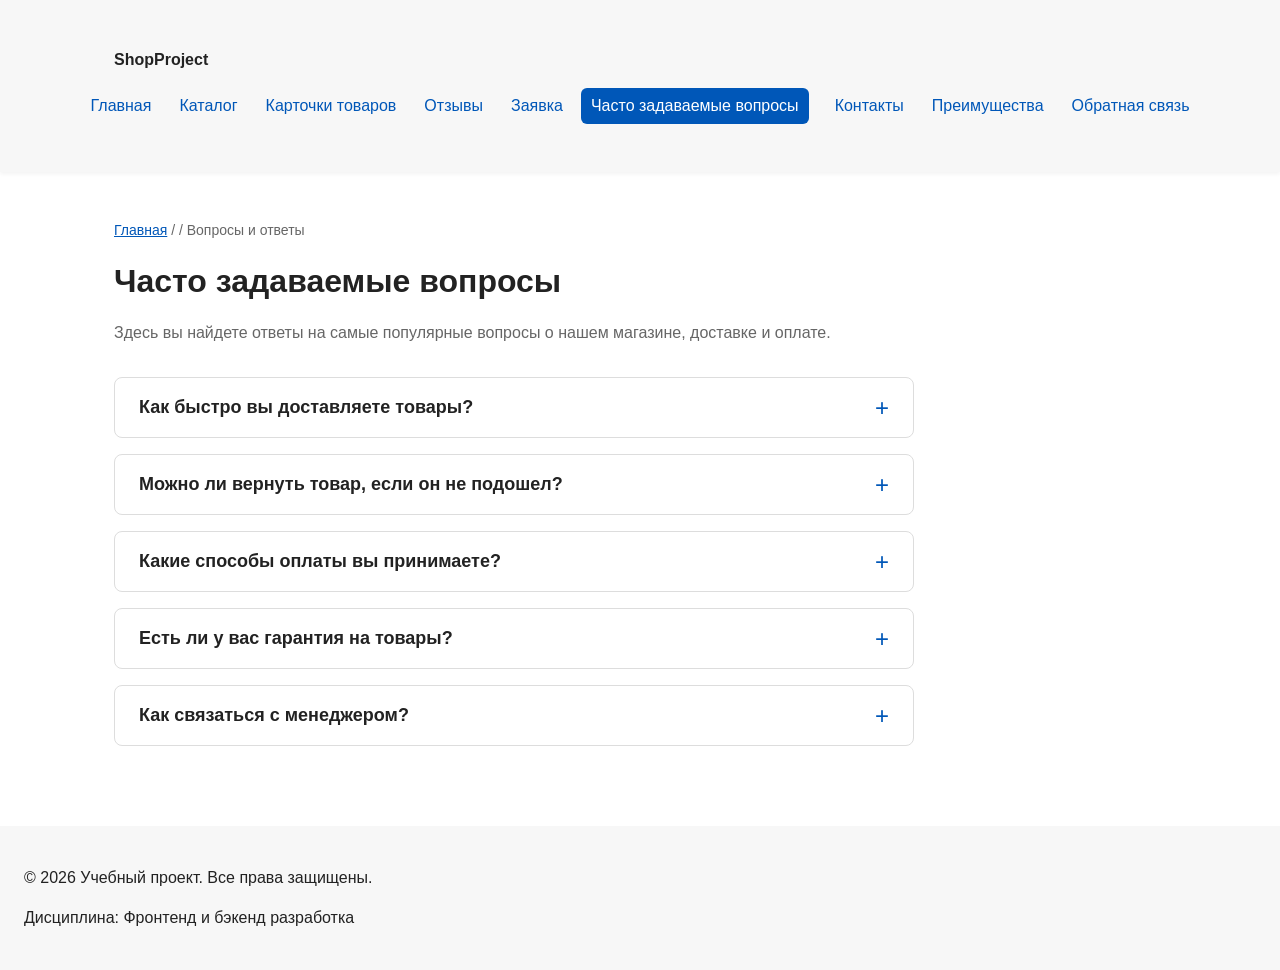
<file: questions.html>
<!DOCTYPE html>
<html lang = "ru">
<head>
    <meta charset = "UTF-8">
    <meta name="viewport" content="width=device-width, initial-scale=1.0">
    <meta property="og:type" content="website">
    <meta property="og:title" content="Учебный интернет-магазин">
    <meta property="og:description" content="Учебный frontend-проект интернет-магазина.">
    <meta property="og:image" content="https://amosovakate.github.io/kr2-bootstrap-shop/images/preview.png">
    <title>Учебный интернет-магазин</title> 
    <link rel="stylesheet" href="css/custom.css">
    <script src="js/main.js" defer></script>
</head>
<body>
  <header class="site-header">
    <div class="site-header__inner">
      <a class="site-header__logo" href="index.html">ShopProject</a>

      <nav class="site-nav" aria-label="Основная навигация">
        <ul class="site-nav__list">
          <li class="site-nav__item">
            <a class="site-nav__link" href="index.html">Главная</a>
          </li>
          <li class="site-nav__item">
            <a class="site-nav__link" href="catalog.html" >Каталог</a>
          </li>
          <li class="site-nav__item">
              <a class="site-nav__link" href="product.html">Карточки товаров</a>   
          </li>
          <li class="site-nav__item">
              <a class="site-nav__link" href="reviews.html">Отзывы</a>   
          </li>
          <li class="site-nav__item">
              <a class="site-nav__link" href="order.html">Заявка</a> 
          </li> 
          <li class="site-nav__item">
              <a class="site-nav__link site-nav__link--active" href="questions.html" aria-current="page">Часто задаваемые вопросы</a>   
          <li class="site-nav__item">
          <li class="site-nav__item">
            <a class="site-nav__link" href="contacts.html">Контакты</a>
          </li>
          <li class="site-nav__item">
            <a class="site-nav__link" href="index.html#advantages">Преимущества</a>
          </li>
            <a class="site-nav__link" href="index.html#contacts">Обратная связь</a>
          </li>
        </ul>
      </nav>
    </div>
  </header>
    <main>
        <div class="container">
            <!-- Хлебные крошки -->
            <nav class="breadcrumbs" aria-label="Хлебные крошки">
                <a href="index.html" class="breadcrumbs__link">Главная</a> / 
                <span class="breadcrumbs__current">Вопросы и ответы</span>
            </nav>

            <h1 class="page-title">Часто задаваемые вопросы</h1>
            <p class="page-subtitle">Здесь вы найдете ответы на самые популярные вопросы о нашем магазине, доставке и оплате.</p>

            <!-- Блок с вопросами (Аккордеон) -->
            <section class="faq-section">
                
                <!-- Вопрос 1 -->
                <details class="faq-item">
                    <summary class="faq-item__question">Как быстро вы доставляете товары?</summary>
                    <div class="faq-item__answer">
                        <p>Доставка по городу занимает от 1 до 3 рабочих дней. Мы стараемся отправлять заказы в день их оформления, если заявка поступила до 15:00. Курьер свяжется с вами заранее, чтобы согласовать удобное время.</p>
                    </div>
                </details>

                <!-- Вопрос 2 -->
                <details class="faq-item">
                    <summary class="faq-item__question">Можно ли вернуть товар, если он не подошел?</summary>
                    <div class="faq-item__answer">
                        <p>Да, вы можете вернуть или обменять товар в течение 14 дней с момента получения, при условии, что он не был в использовании и сохранена его оригинальная упаковка. Для этого свяжитесь с нашей службой поддержки через страницу «Контакты».</p>
                    </div>
                </details>

                <!-- Вопрос 3 -->
                <details class="faq-item">
                    <summary class="faq-item__question">Какие способы оплаты вы принимаете?</summary>
                    <div class="faq-item__answer">
                        <p>На данный момент мы принимаем оплату банковскими картами (Visa, MasterCard, МИР) онлайн, а также наличными при получении заказа курьеру. Оплата происходит только после подтверждения наличия товара менеджером.</p>
                    </div>
                </details>

                <!-- Вопрос 4 -->
                <details class="faq-item">
                    <summary class="faq-item__question">Есть ли у вас гарантия на товары?</summary>
                    <div class="faq-item__answer">
                        <p>Конечно! На всю электронику и периферию распространяется официальная гарантия от производителя сроком от 12 месяцев. Если в течение этого срока обнаружится заводской брак, мы бесплатно заменим товар на новый.</p>
                    </div>
                </details>

                <!-- Вопрос 5 -->
                <details class="faq-item">
                    <summary class="faq-item__question">Как связаться с менеджером?</summary>
                    <div class="faq-item__answer">
                        <p>Вы можете оставить заявку на сайте через форму на странице «Заявка», написать нам на почту <strong>info@example.com</strong> или позвонить по номеру <strong>+7 (900) 000-00-00</strong> в рабочее время (с 9:00 до 18:00 по МСК).</p>
                    </div>
                </details>

            </section>
        </div>
    </main>

    <footer id="contacts">
        <p>&copy; 2026 Учебный проект. Все права защищены.</p>
        <p>Дисциплина: Фронтенд и бэкенд разработка</p>
    </footer>
    
    <button class="scroll-top" type="button" aria-label="Наверх">↑</button>
    <script src="js/scroll-top.js"></script>
</body>
</html>
</file>
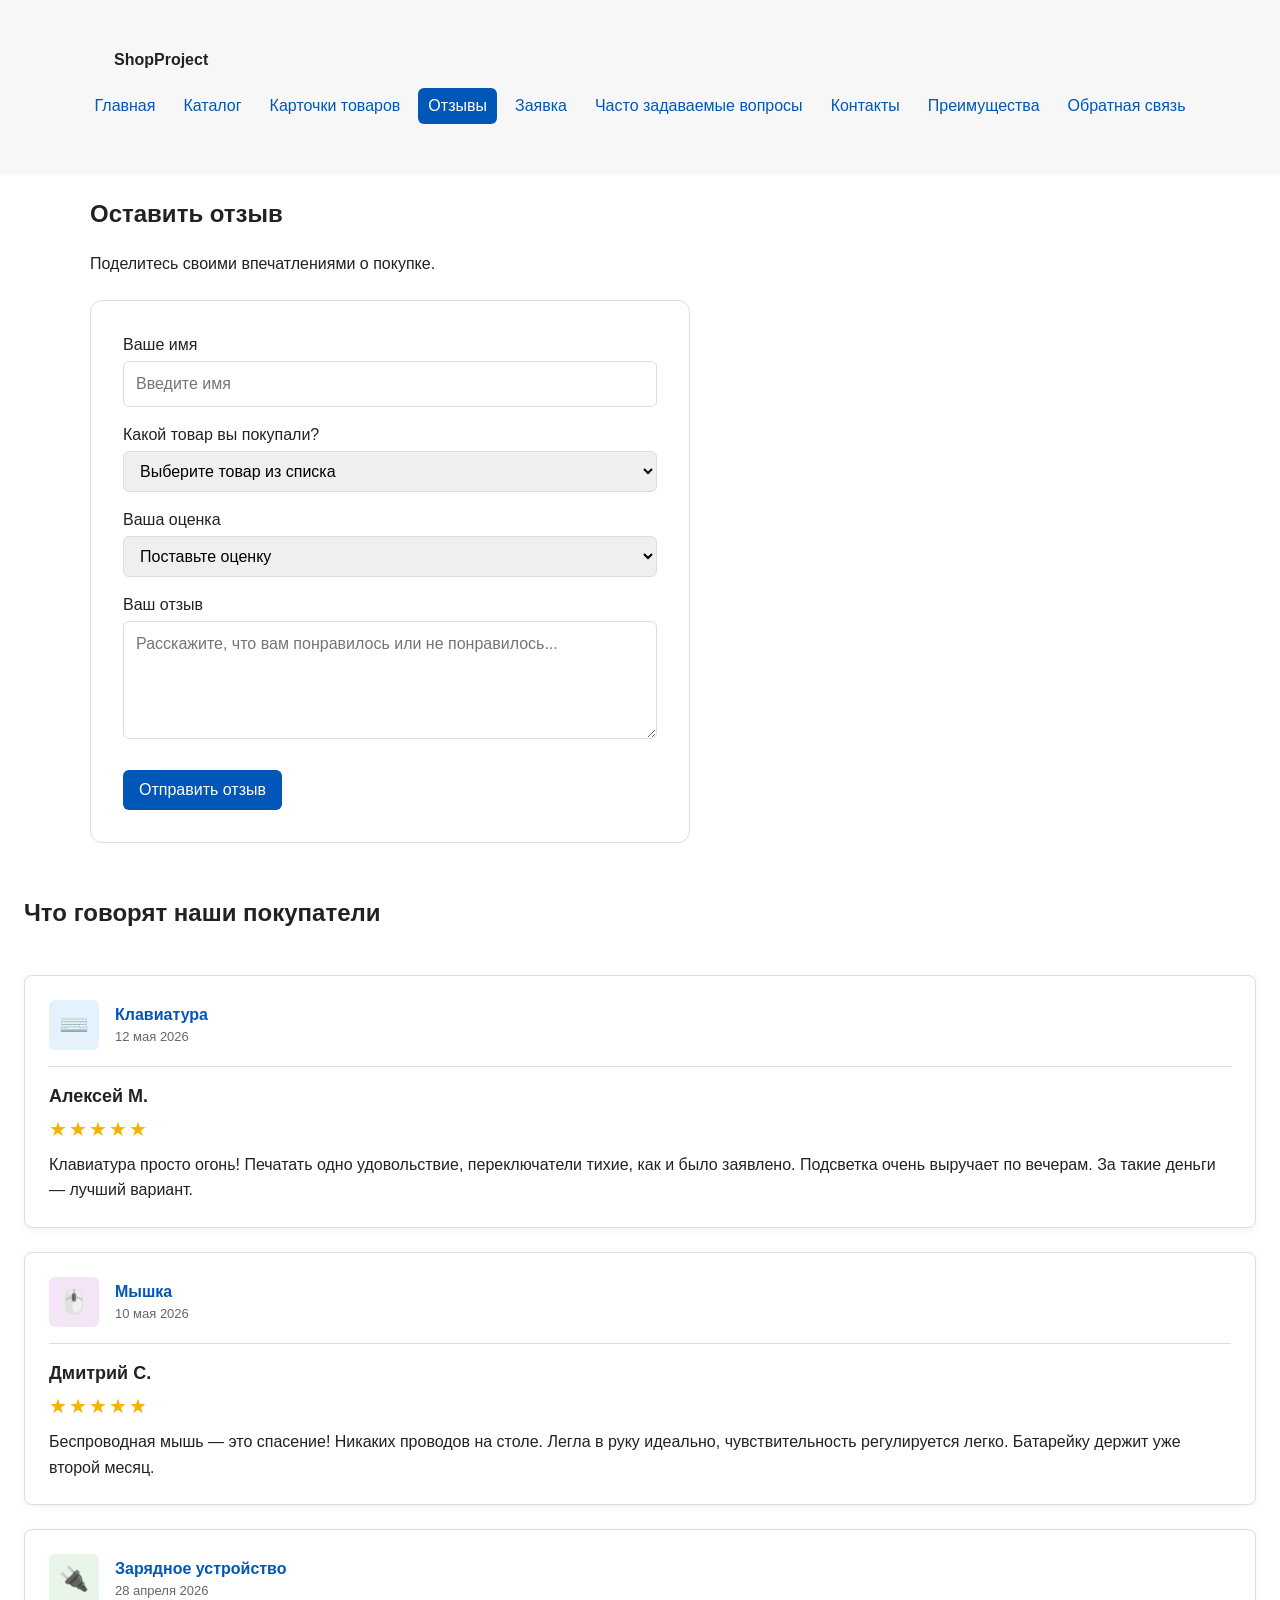
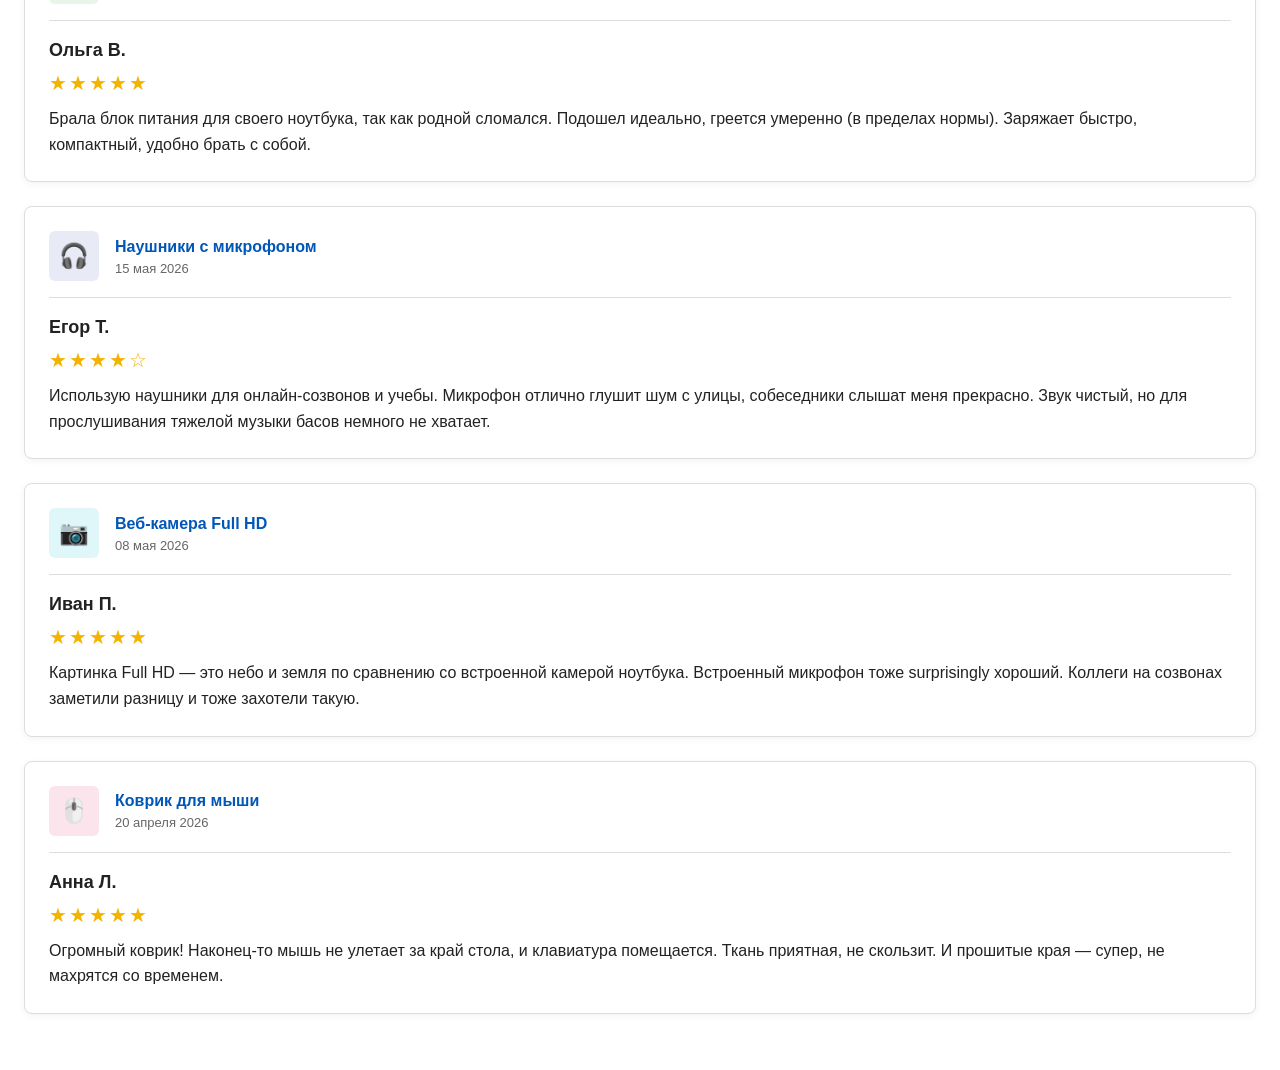
<file: reviews.html>
<!DOCTYPE html>
<html lang = "ru">
<head>
    <meta charset = "UTF-8">
    <meta name="viewport" content="width=device-width, initial-scale=1.0">
    <meta property="og:type" content="website">
    <meta property="og:title" content="Учебный интернет-магазин">
    <meta property="og:description" content="Учебный frontend-проект интернет-магазина.">
    <meta property="og:image" content="https://amosovakate.github.io/kr2-bootstrap-shop/images/preview.png">
    <title>Учебный интернет-магазин</title> 
    <link rel="stylesheet" href="css/custom.css">
    <script src="js/main.js" defer></script>
</head>
<body>
  <header class="site-header">
    <div class="site-header__inner">
      <a class="site-header__logo" href="index.html">ShopProject</a>

        <nav class="site-nav" aria-label="Основная навигация">
            <ul class="site-nav__list">
            <li class="site-nav__item">
                <a class="site-nav__link" href="index.html">Главная</a>
            </li>
            <li class="site-nav__item">
                <a class="site-nav__link" href="catalog.html">Каталог</a>
            </li>
            <li class="site-nav__item">
                <a class="site-nav__link" href="product.html">Карточки товаров</a>   
            </li>
            <li class="site-nav__item">
                <a class="site-nav__link site-nav__link--active" href="reviews.html" aria-current="page">Отзывы</a>   
            </li>
            <li class="site-nav__item">
                <a class="site-nav__link" href="order.html">Заявка</a> 
            </li> 
            <li class="site-nav__item">
                <a class="site-nav__link" href="questions.html">Часто задаваемые вопросы</a>   
            </li>
            <li class="site-nav__item">
                <a class="site-nav__link" href="contacts.html">Контакты</a>
            </li>
            <li class="site-nav__item">
                <a class="site-nav__link" href="index.html#advantages">Преимущества</a>
            </li>
            <li class="site-nav__item">
                <a class="site-nav__link" href="index.html#contacts">Обратная связь</a>
            </li>
            </ul>
        </nav>
    </div>
  </header>
  <main>
    <!-- Форма для добавления отзыва -->
    <section class="section review-form-section">
        <h2>Оставить отзыв</h2>
        <p>Поделитесь своими впечатлениями о покупке.</p>
        
        <form class="order-form" action="#" method="POST">
            
            <!-- Имя -->
            <div class="order-form__field">
                <label class="order-form__label" for="review-name">Ваше имя</label>
                <input class="order-form__input" type="text" id="review-name" name="name" placeholder="Введите имя" required>
            </div>

            <!-- Выбор товара (все 6 ваших товаров) -->
            <div class="order-form__field">
                <label class="order-form__label" for="review-product">Какой товар вы покупали?</label>
                <select class="order-form__select" id="review-product" name="product" required>
                    <option value="" disabled selected>Выберите товар из списка</option>
                    <option value="keyboard">Клавиатура (3500 руб.)</option>
                    <option value="mouse">Мышка (1200 руб.)</option>
                    <option value="charger">Зарядное устройство (2800 руб.)</option>
                    <option value="headphones">Наушники с микрофоном (3200 руб.)</option>
                    <option value="webcam">Веб-камера Full HD (2400 руб.)</option>
                    <option value="mousepad">Коврик для мыши (600 руб.)</option>
                </select>
            </div>

            <!-- Оценка (звезды) -->
            <div class="order-form__field">
                <label class="order-form__label" for="review-rating">Ваша оценка</label>
                <select class="order-form__select" id="review-rating" name="rating" required>
                    <option value="" disabled selected>Поставьте оценку</option>
                    <option value="5">★★★★★ (Отлично)</option>
                    <option value="4">★★★★☆ (Хорошо)</option>
                    <option value="3">★★★☆☆ (Нормально)</option>
                    <option value="2">★★☆☆☆ (Плохо)</option>
                    <option value="1">★☆☆☆☆ (Ужасно)</option>
                </select>
            </div>

            <!-- Текст отзыва -->
            <div class="order-form__field">
                <label class="order-form__label" for="review-text">Ваш отзыв</label>
                <textarea class="order-form__textarea" id="review-text" name="text" rows="4" placeholder="Расскажите, что вам понравилось или не понравилось..." required></textarea>
            </div>

            <!-- Кнопка отправки -->
            <div class="order-form__actions">
                <button type="submit" class="button button--primary">Отправить отзыв</button>
            </div>

        </form>
    </section>
    <section class="reviews-list">
        <h2>Что говорят наши покупатели</h2>

        <!-- 1. Клавиатура -->
        <article class="review-card">
            <div class="review-card__product-info">
                <div class="review-card__product-img" style="background-color: #e3f2fd;">⌨️</div>
                <div class="review-card__product-details">
                    <span class="review-card__product-name">Клавиатура</span>
                    <span class="review-card__date">12 мая 2026</span>
                </div>
            </div>
            <div class="review-card__content">
                <h3 class="review-card__author">Алексей М.</h3>
                <div class="review-card__rating">★★★★★</div>
                <p class="review-card__text">Клавиатура просто огонь! Печатать одно удовольствие, переключатели тихие, как и было заявлено. Подсветка очень выручает по вечерам. За такие деньги — лучший вариант.</p>
            </div>
        </article>

        <!-- 2. Мышка -->
        <article class="review-card">
            <div class="review-card__product-info">
                <div class="review-card__product-img" style="background-color: #f3e5f5;">🖱️</div>
                <div class="review-card__product-details">
                    <span class="review-card__product-name">Мышка</span>
                    <span class="review-card__date">10 мая 2026</span>
                </div>
            </div>
            <div class="review-card__content">
                <h3 class="review-card__author">Дмитрий С.</h3>
                <div class="review-card__rating">★★★★★</div>
                <p class="review-card__text">Беспроводная мышь — это спасение! Никаких проводов на столе. Легла в руку идеально, чувствительность регулируется легко. Батарейку держит уже второй месяц.</p>
            </div>
        </article>

        <!-- 3. Зарядное устройство -->
        <article class="review-card">
            <div class="review-card__product-info">
                <div class="review-card__product-img" style="background-color: #e8f5e9;">🔌</div>
                <div class="review-card__product-details">
                    <span class="review-card__product-name">Зарядное устройство</span>
                    <span class="review-card__date">28 апреля 2026</span>
                </div>
            </div>
            <div class="review-card__content">
                <h3 class="review-card__author">Ольга В.</h3>
                <div class="review-card__rating">★★★★★</div>
                <p class="review-card__text">Брала блок питания для своего ноутбука, так как родной сломался. Подошел идеально, греется умеренно (в пределах нормы). Заряжает быстро, компактный, удобно брать с собой.</p>
            </div>
        </article>

        <!-- 4. Наушники -->
        <article class="review-card">
            <div class="review-card__product-info">
                <div class="review-card__product-img" style="background-color: #e8eaf6;">🎧</div>
                <div class="review-card__product-details">
                    <span class="review-card__product-name">Наушники с микрофоном</span>
                    <span class="review-card__date">15 мая 2026</span>
                </div>
            </div>
            <div class="review-card__content">
                <h3 class="review-card__author">Егор Т.</h3>
                <div class="review-card__rating">★★★★☆</div>
                <p class="review-card__text">Использую наушники для онлайн-созвонов и учебы. Микрофон отлично глушит шум с улицы, собеседники слышат меня прекрасно. Звук чистый, но для прослушивания тяжелой музыки басов немного не хватает.</p>
            </div>
        </article>

        <!-- 5. Веб-камера -->
        <article class="review-card">
            <div class="review-card__product-info">
                <div class="review-card__product-img" style="background-color: #e0f7fa;">📷</div>
                <div class="review-card__product-details">
                    <span class="review-card__product-name">Веб-камера Full HD</span>
                    <span class="review-card__date">08 мая 2026</span>
                </div>
            </div>
            <div class="review-card__content">
                <h3 class="review-card__author">Иван П.</h3>
                <div class="review-card__rating">★★★★★</div>
                <p class="review-card__text">Картинка Full HD — это небо и земля по сравнению со встроенной камерой ноутбука. Встроенный микрофон тоже surprisingly хороший. Коллеги на созвонах заметили разницу и тоже захотели такую.</p>
            </div>
        </article>

        <!-- 6. Коврик для мыши -->
        <article class="review-card">
            <div class="review-card__product-info">
                <div class="review-card__product-img" style="background-color: #fce4ec;">🖱️</div>
                <div class="review-card__product-details">
                    <span class="review-card__product-name">Коврик для мыши</span>
                    <span class="review-card__date">20 апреля 2026</span>
                </div>
            </div>
            <div class="review-card__content">
                <h3 class="review-card__author">Анна Л.</h3>
                <div class="review-card__rating">★★★★★</div>
                <p class="review-card__text">Огромный коврик! Наконец-то мышь не улетает за край стола, и клавиатура помещается. Ткань приятная, не скользит. И прошитые края — супер, не махрятся со временем.</p>
            </div>
        </article>

    </section>
  </main>
</body>
</file>
<file: css/custom.css>
/* ===============================
   1. Переменные проекта
   =============================== */
   
   :root {
  /* Основные цвета проекта */
  --color-bg: #ffffff;
  --color-text: #222222;
  --color-muted: #666666;
  --color-primary: #0057b8;
  --color-primary-dark: #003f86;
  --color-border: #dddddd;
  --color-surface: #f7f7f7;
  --color-surface-accent: #eef5ff;
  --color-danger: #b00020;
  --color-success: #168a2f;
  --color-success-bg: #eefaf0;
  --color-white: #ffffff;

  /* Отступы */
  --space-xs: 4px;
  --space-sm: 8px;
  --space-md: 16px;
  --space-lg: 24px;
  --space-xl: 32px;

  /* Скругления */
  --radius-sm: 6px;
  --radius-md: 8px;
  --radius-lg: 12px;

  /* Размеры */
  --container-width: 1100px;

}
 

/* ===============================
   2. Базовые стили
   =============================== */

* {
  box-sizing: border-box;
}

body {
  margin: 0;
  font-family: Arial, sans-serif;
  line-height: 1.5;
  color: var(--color-text);
  background-color: var(--color-bg);
}


header,
main,
footer {
  padding: var(--space-lg);
}


header {
  background-color: var(--color-surface);
  position: sticky;
  top: 0;
  z-index: 100;
}

footer {
  background-color: var(--color-surface);
}


   
/* ===============================
   3. Общие элементы интерфейса
   =============================== */


   a {
  color: var(--color-primary);
}

a:hover {
  color: var(--color-primary-dark);
}

a:focus-visible {
  outline: 2px solid var(--color-primary);
  outline-offset: 3px;
}


.site-header {
  background-color: var(--color-surface);
}

.site-header__inner {
  max-width: var(--container-width);
  margin: 0 auto;
  padding: var(--space-lg);
}

.site-header__logo {
  font-weight: 700;
  color: var(--color-text);
  text-decoration: none;
}

.site-nav__list {
  display: flex;
  flex-wrap: nowrap;       /* Добавьте это, чтобы меню не переносилось */
  justify-content: center;
  align-items: center;
  gap: 8px;                /* Было var(--space-md) = 16px. Ставим 8px или даже 4px */
  padding: 0;
  margin: var(--space-md) 0 0;
  list-style: none;
}

.site-nav__link {
  display: inline-block;
  padding: 6px 10px;       /* Было var(--space-sm) var(--space-md) = 8px 16px. Уменьшаем до 6px 10px */
  color: var(--color-primary);
  text-decoration: none;
  border-radius: var(--radius-sm);
  white-space: nowrap;     /* Чтобы текст не переносился внутри кнопки */
}

.site-nav__link:hover {
  color: var(--color-white);
  background-color: var(--color-primary);
}

.site-nav__link:focus-visible {
  outline: 2px solid var(--color-primary);
  outline-offset: 3px;
}

.site-nav__link--active {
  color: var(--color-white);
  background-color: var(--color-primary);
}


/*
  Hero-блок — первый крупный блок страницы.
  Он визуально отделяется от остальных разделов фоном и отступами.
*/
/* ===============================
   4. Компоненты страницы
   =============================== */

.hero {
  max-width: var(--container-width);
  margin: 0 auto var(--space-xl);
  padding: var(--space-xl) var(--space-lg);
  background-color: var(--color-surface-accent);
  border-radius: var(--radius-lg);
}

.section {
  max-width: var(--container-width);
  margin: 0 auto var(--space-xl);
}

.section h2 {
  margin-top: 0;
}



/*
  Карточка товара — самостоятельный блок.
  На следующих занятиях карточки будут доработаны и выстроены в сетку.
*/
.product-card {
  display: flex;
  flex-direction: column;
  gap: var(--space-sm);
  padding: var(--space-md);
  border: 1px solid var(--color-border);
  border-radius: var(--radius-md);
  background-color: var(--color-bg);
}

.product-card:hover {
  border-color: var(--color-primary);
}

.product-card--featured {
  border-color: var(--color-primary);
}

.product-card--discount {
  border-color: var(--color-danger);
}

.product-card__title {
  margin: 0;
  color: var(--color-text);
}

.product-card__description {
  margin: 0;
  color: var(--color-muted);
}

.product-card__price {
  margin: 0;
  font-weight: 700;
}

.product-card--discount .product-card__price {
  color: var(--color-danger);
}

.product-card__button {
  margin-top: auto;
  align-self: flex-start;
}


/* ===============================
   5. Кнопка действия
   =============================== */
.button {
  display: inline-block;
  padding: var(--space-sm) var(--space-md);
  border: none;
  border-radius: var(--radius-sm);
  font: inherit;
  text-decoration: none;
  cursor: pointer;
}

.button--primary {
  color: var(--color-white);
  background-color: var(--color-primary);
}

.button--primary:hover {
  background-color: var(--color-primary-dark);
}

.button--secondary {
  color: var(--color-primary);
  background-color: transparent;
  border: 1px solid var(--color-primary);
}

.button--secondary:hover {
  color: var(--color-white);
  background-color: var(--color-primary);
}

.button:focus-visible {
  outline: 2px solid var(--color-primary);
  outline-offset: 3px;
}

.button:disabled,
.button--disabled {
  opacity: 0.6;
  cursor: not-allowed;
}




/* ===============================
   6. Форма и модальное окно
   =============================== */

.order-dialog {
  width: min(100% - 32px, 560px);
  padding: var(--space-lg);
  border: none;
  border-radius: var(--radius-lg);
}

.order-dialog::backdrop {
  background-color: rgba(0, 0, 0, 0.5);
}

.order-dialog__title {
  margin-top: 0;
}


.order-form__field {
  margin-bottom: var(--space-md);
}

.order-form__label {
  display: block;
  margin-bottom: var(--space-xs);
}

.order-form__input,
.order-form__select,
.order-form__textarea {
  width: 100%;
  padding: 10px 12px;
  border: 1px solid var(--color-border);
  border-radius: var(--radius-sm);
  font: inherit;
}

.order-form__input:hover,
.order-form__select:hover,
.order-form__textarea:hover {
  border-color: var(--color-primary);
}

.order-form__input:focus-visible,
.order-form__select:focus-visible,
.order-form__textarea:focus-visible {
  outline: 2px solid var(--color-primary);
  outline-offset: 3px;
}

.order-form__checkbox {
  width: auto;
}

.order-form__hint {
  display: block;
  margin-top: var(--space-xs);
  color: var(--color-muted);
}

.order-form__actions {
  display: flex;
  gap: var(--space-md);
  margin-top: var(--space-lg);
}

[aria-invalid="true"] {
  border-color: var(--color-danger);
}

.success-message {
  max-width: var(--container-width);
  margin: var(--space-lg) auto;
  padding: var(--space-md);
  border-left: 4px solid var(--color-success);
  background-color: var(--color-success-bg);
}

/* ===============================
   7. Хлебные крошки
   =============================== */

.breadcrumbs {
  max-width: var(--container-width);
  margin: 0 auto var(--space-md);
  font-size: 14px;
  color: var(--color-muted);
}

.breadcrumbs__link {
  color: var(--color-primary);
}

.breadcrumbs__current::before {
  content: " / ";
  color: var(--color-muted);
}


/* ===============================
   8. Плавная навигация
   =============================== */

html {
  scroll-behavior: smooth;
}


/* Оставляем ваше правило как есть */
:target {
  outline: 2px dashed var(--color-primary);
  outline-offset: 4px;
}

/* Добавляем новое правило для отступа при прокрутке */
section[id],
div[id],
:target {
  scroll-margin-top: 200px;
}

.products-grid {
  display: grid;
  grid-template-columns: repeat(3, 1fr);
  gap: var(--space-lg);
}


.catalog-layout {
  max-width: var(--container-width);
  margin: 0 auto var(--space-xl);
  display: grid;
  grid-template-columns: 260px 1fr;
  grid-template-areas: "filters products";
  gap: var(--space-lg);
}

.catalog-filters {
  grid-area: filters;
  padding: var(--space-md);
  padding-bottom: var(--space-lg); /* Добавим немного места снизу внутри блока */
  border: 1px solid var(--color-border);
  border-radius: var(--radius-md);
  background-color: var(--color-surface);
  
  /* Делаем блок липким */
  position: sticky;
  top: 120px; /* Отступ сверху */
}

.catalog-products {
  grid-area: products;
}

.catalog-filters {
  grid-area: filters;
  padding: var(--space-md);
  border: 1px solid var(--color-border);
  border-radius: var(--radius-md);
  background-color: var(--color-surface);
  
  position: sticky;
  top: 140px; 
  max-height: calc(100vh - 120px); 
}

.filters-form {
  display: flex;
  flex-direction: column;
  gap: var(--space-md);
}

.filters-form button[type="submit"] {
  display: block;
  margin: 0px auto 0 auto;
  width: 70%; 
  max-width: 200px; 
}

.filters-form fieldset {
  margin: 0;
  padding: var(--space-md);
  border: 1px solid var(--color-border);
  border-radius: var(--radius-sm);
}

.filters-form legend {
  font-weight: 700;
}

.filters-form label {
  display: block;
  margin-bottom: var(--space-sm);
}

.filters-form input[type="number"] {
  width: 100%;
  padding: 8px 10px;
  border: 1px solid var(--color-border);
  border-radius: var(--radius-sm);
  font: inherit;
}
/* ===============================
   9. Кнопка «Наверх»
   =============================== */

.scroll-top {
  position: fixed;
  right: var(--space-lg);
  bottom: var(--space-lg);
  z-index: 100;
  width: 48px;
  height: 48px;
  font-size: 24px;
  line-height: 1;
  color: var(--color-white);
  background-color: var(--color-primary);
  border: none;
  border-radius: 50%;
  cursor: pointer;

  /* по умолчанию скрыта */
  opacity: 0;
  visibility: hidden;
  transition: opacity 0.3s, visibility 0.3s, background-color 0.2s;
}

.scroll-top--visible {
  opacity: 1;
  visibility: visible;
}

.scroll-top:hover {
  background-color: var(--color-primary-dark);
}

.scroll-top:focus-visible {
  outline: 2px solid var(--color-primary);
  outline-offset: 3px;
}

/* ===============================
   Стили для страницы каталога
   =============================== */

.container {
  max-width: var(--container-width);
  margin: 0 auto;
  padding: var(--space-lg);
}

.page-title {
  font-size: 32px;
  margin-top: var(--space-md);
  margin-bottom: var(--space-xs);
}

.page-subtitle {
  color: var(--color-muted);
  margin-bottom: var(--space-xl);
}

/* --- Карточка товара (горизонтальная) --- */
.product-list {
  display: flex;
  flex-direction: column;
  gap: var(--space-lg);
  margin-bottom: var(--space-xl);
}

.product-row {
  display: grid;
  grid-template-columns: 300px 1fr; /* Картинка 300px, остальное текст */
  gap: var(--space-xl);
  padding: var(--space-lg);
  border: 1px solid var(--color-border);
  border-radius: var(--radius-lg);
  background-color: var(--color-bg);
  align-items: center;
}

.product-row__image-wrapper {
  width: 100%;
}

.product-row__image {
  width: 100%;
  height: 250px;
  border-radius: var(--radius-md);
  display: flex;
  justify-content: center;
  align-items: center;
  font-size: 80px; /* Для эмодзи-заглушки */
}

/* Цвета фонов для картинок (как на макете) */
.product-row__image--lamp { background-color: #e3f2fd; }
.product-row__image--notebook { background-color: #f3e5f5; }
.product-row__image--backpack { background-color: #e8f5e9; }

.product-row__content {
  display: flex;
  flex-direction: column;
  height: 100%;
}

.product-row__category {
  font-size: 14px;
  color: var(--color-muted);
  margin-bottom: var(--space-xs);
}

.product-row__title {
  font-size: 24px;
  margin: 0 0 var(--space-sm) 0;
}

.product-row__desc {
  color: var(--color-text);
  margin-bottom: var(--space-lg);
}

.product-row__footer {
  margin-top: auto; /* Прижимает цену и кнопку к низу */
  display: flex;
  flex-direction: column;
  align-items: flex-start;
  gap: var(--space-sm);
}

.product-row__price {
  font-weight: 700;
  font-size: 18px;
  margin: 0;
}

.product-card__image {
  max-width: 100%;      
  max-height: 100%;     
  width: auto;         /* Сохраняем пропорции */
  height: auto;        /* Сохраняем пропорции */
  object-fit: contain; /* Картинка вписывается, не обрезаясь */
  display: block;      /* Убираем лишние отступы снизу */
}

/* --- Таблица сравнения --- */
.comparison-section {
  margin-bottom: var(--space-xl);
}

.comparison-section h2 {
  margin-bottom: var(--space-xs);
}

.comparison-section h3 {
  font-size: 16px;
  font-weight: normal;
  margin-bottom: var(--space-md);
}

.table-wrapper {
  overflow-x: auto; /* Чтобы таблица не ломала верстку на телефонах */
}

.comparison-table {
  width: 100%;
  border-collapse: collapse;
  font-size: 15px;
}

.comparison-table th,
.comparison-table td {
  padding: 12px 16px;
  text-align: left;
  border: 1px solid var(--color-border);
}

.comparison-table th {
  background-color: var(--color-surface);
  font-weight: 700;
}

.comparison-table tr:nth-child(even) {
  background-color: #fafafa;
}

/* --- Блок "Нужна помощь" --- */
.help-banner {
  padding: var(--space-lg);
  background-color: var(--color-surface);
  border-left: 4px solid var(--color-primary);
  margin-bottom: var(--space-xl);
}

.help-banner h3 {
  margin-top: 0;
  margin-bottom: var(--space-sm);
}

.help-banner p {
  margin-bottom: var(--space-sm);
}

.help-banner__link {
  color: var(--color-primary);
  text-decoration: underline;
}
.help-banner__link:hover {
  color: var(--color-primary-dark);
}



/* ===============================
   Стили для страницы Заявки
   =============================== */

/* Контейнер для центрирования контента */
.container {
  max-width: var(--container-width);
  margin: 0 auto;
  padding: var(--space-lg);
}

/* Ограничиваем ширину формы, чтобы она не растягивалась на весь экран */
.order-form {
  max-width: 600px; /* Форма будет шириной 600px, как на скриншоте */
  padding: var(--space-xl);
  border: 1px solid var(--color-border);
  border-radius: var(--radius-lg);
  background-color: var(--color-bg);
  margin-top: var(--space-lg);
}

/* Стили для чекбокса (чтобы он был в одну строку с текстом) */
.order-form__checkbox-label {
  display: flex;
  align-items: center;
  gap: var(--space-sm);
  cursor: pointer;
  font-size: 15px;
}

.order-form__checkbox {
  width: auto; /* Сбрасываем width: 100% из общего стиля */
  margin: 0;
}

/* Небольшая корректировка для полей ввода даты */
.order-form__input[type="date"] {
  color: var(--color-text);
  font-family: inherit;
}

/* 
  ВАЖНО: Исправляем наложение шапки (баг со скриншота).
  Если у вас header имеет position: sticky, 
  добавьте это правило, чтобы контент не заезжал под него.
*/
header {
  position: sticky;
  top: 0;
  z-index: 1000; /* Шапка должна быть поверх всего */
  background-color: var(--color-surface); /* Фон, чтобы форма не просвечивала */
  box-shadow: 0 2px 4px rgba(0,0,0,0.05); /* Легкая тень для отделения */
}

/* Отступ для main, чтобы контент не прилипал к шапке */
main {
  padding-top: var(--space-lg);
}


/* ===============================
   Стили для страницы Отзывов
   =============================== */


.reviews-list {
    display: flex;
    flex-direction: column;
    gap: var(--space-lg);
    margin-bottom: var(--space-xl);
}

/* Сама карточка с рамкой */
.review-card {
    padding: var(--space-lg);
    border: 1px solid var(--color-border);
    border-radius: var(--radius-md);
    background-color: var(--color-bg);
    box-shadow: 0 2px 8px rgba(0, 0, 0, 0.05);
}

/* --- Блок с товаром (Шапка отзыва) --- */
.review-card__product-info {
    display: flex;
    align-items: center;
    gap: var(--space-md);
    padding-bottom: var(--space-md);
    margin-bottom: var(--space-md);
    border-bottom: 1px solid var(--color-border);
}

/* Квадратик с эмодзи (картинкой) */
.review-card__product-img {
    width: 50px;
    height: 50px;
    display: flex;
    justify-content: center;
    align-items: center;
    font-size: 24px;
    border-radius: var(--radius-sm);
    flex-shrink: 0; /* Чтобы картинка не сжималась */
}

/* Текстовая часть: название и дата */
.review-card__product-details {
    display: flex;
    flex-direction: column;
}

.review-card__product-name {
    font-weight: 700;
    color: var(--color-primary); /* Синий цвет, чтобы выделялось */
    font-size: 16px;
}

.review-card__date {
    font-size: 13px;
    color: var(--color-muted);
}

/* --- Блок с самим отзывом --- */
.review-card__content {
    display: flex;
    flex-direction: column;
}

.review-card__author {
    margin: 0 0 var(--space-xs) 0;
    font-size: 18px;
    color: var(--color-text);
}

/* Желтые звездочки */
.review-card__rating {
    color: #f5b301;
    font-size: 20px;
    margin-bottom: var(--space-sm);
    letter-spacing: 2px;
}

.review-card__text {
    margin: 0;
    line-height: 1.6;
    color: var(--color-text);
}

/* ===============================
   Стили для страницы FAQ (Вопросы)
   =============================== */

.faq-section {
    max-width: 800px; /* Ограничиваем ширину для удобства чтения */
    margin-bottom: var(--space-xl);
}

/* Карточка вопроса */
.faq-item {
    background-color: var(--color-bg);
    border: 1px solid var(--color-border);
    border-radius: var(--radius-md);
    margin-bottom: var(--space-md);
    overflow: hidden; /* Чтобы скругленные углы работали корректно */
}

/* Заголовок вопроса (на что нажимать) */
.faq-item__question {
    font-weight: 700;
    font-size: 18px;
    color: var(--color-text);
    padding: var(--space-md) var(--space-lg);
    cursor: pointer;
    list-style: none; /* Убираем стандартный маркер (треугольник) */
    position: relative;
    user-select: none;
    transition: background-color 0.2s;
}

/* Убираем стандартный маркер в браузерах WebKit (Chrome, Safari) */
.faq-item__question::-webkit-details-marker {
    display: none;
}

/* Добавляем свой плюсик/крестик */
.faq-item__question::after {
    content: '+';
    position: absolute;
    right: var(--space-lg);
    top: 50%;
    transform: translateY(-50%);
    font-size: 24px;
    font-weight: 400;
    color: var(--color-primary);
    transition: transform 0.3s ease;
}

/* Когда блок открыт, меняем плюс на минус (поворачиваем) */
.faq-item[open] .faq-item__question::after {
    transform: translateY(-50%) rotate(45deg);
}

/* Эффект при наведении на вопрос */
.faq-item__question:hover {
    background-color: var(--color-surface);
}

/* Ответ внутри */
.faq-item__answer {
    padding: 0 var(--space-lg) var(--space-lg);
    color: var(--color-muted);
    line-height: 1.6;
    border-top: 1px solid var(--color-border);
    background-color: var(--color-surface-accent); /* Легкий голубой фон для ответа */
    padding-top: var(--space-md);
}

.faq-item__answer p {
    margin: 0;
}
</file>
